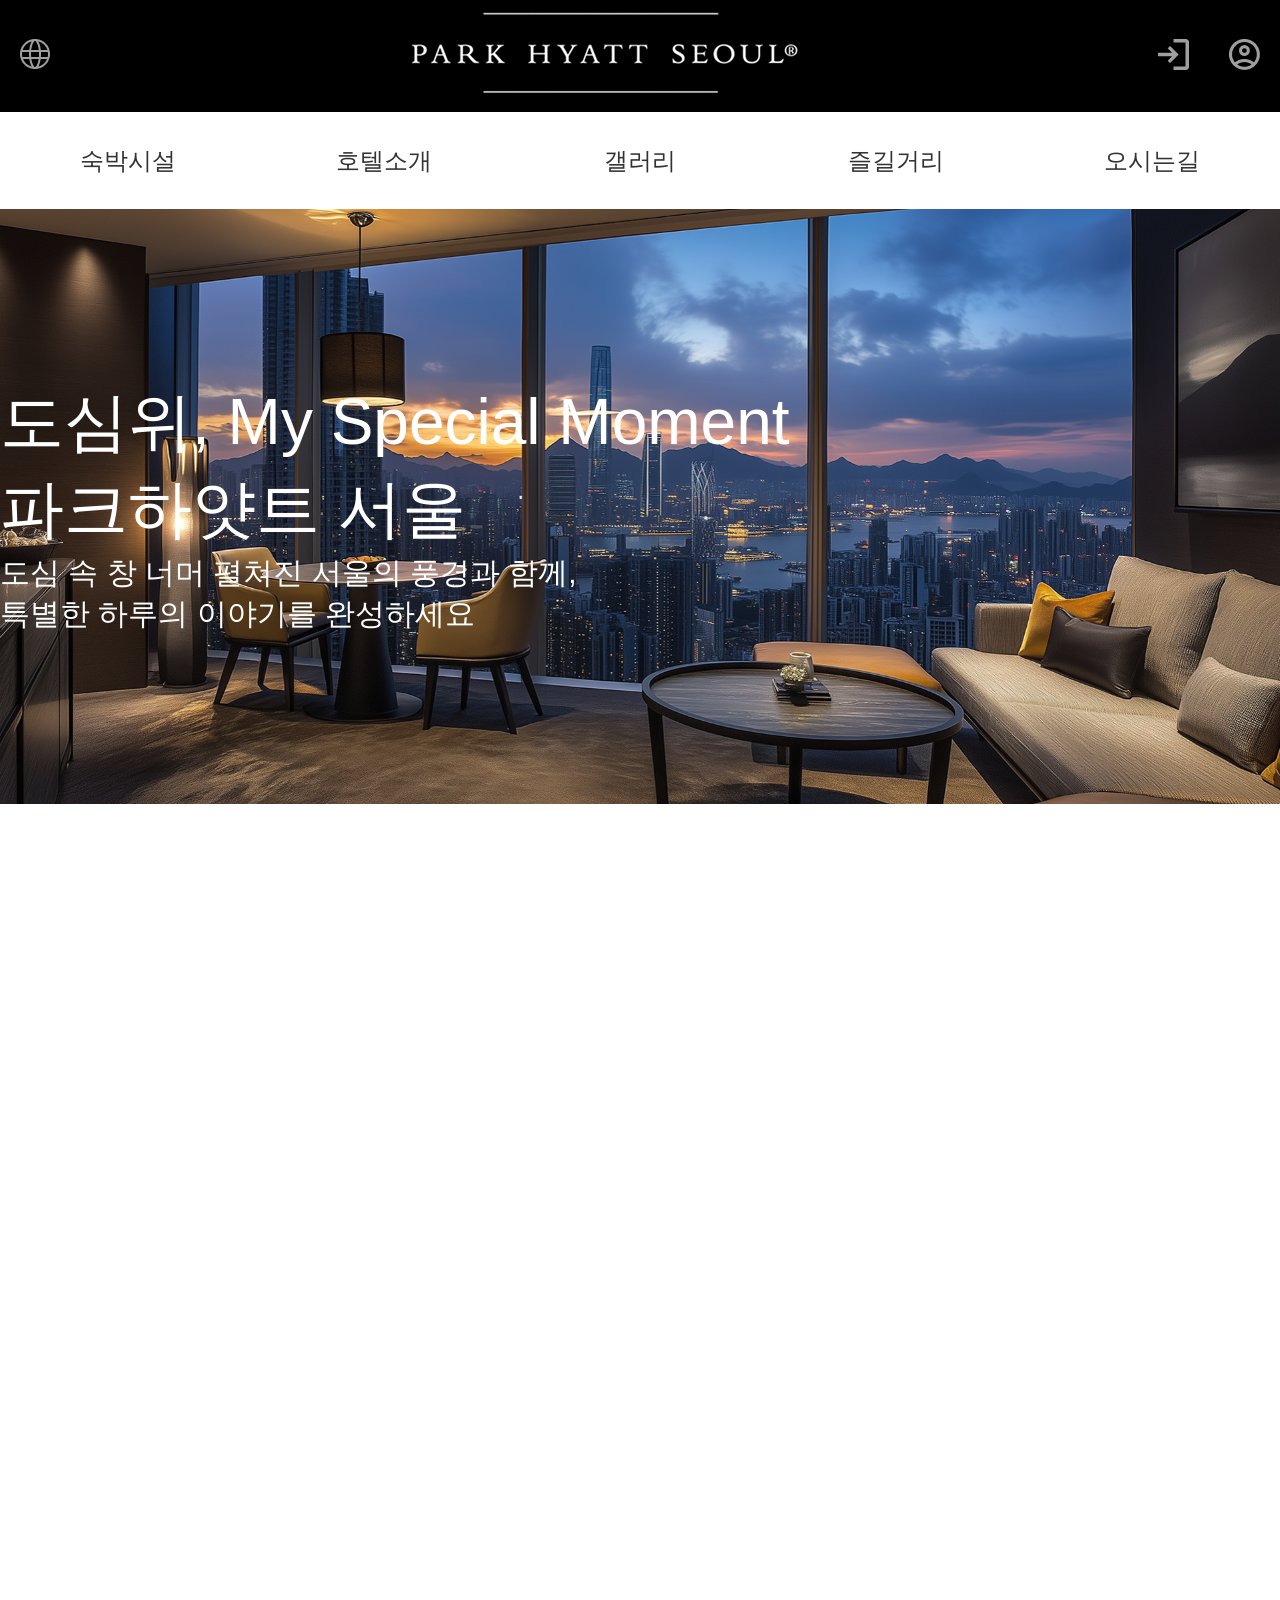
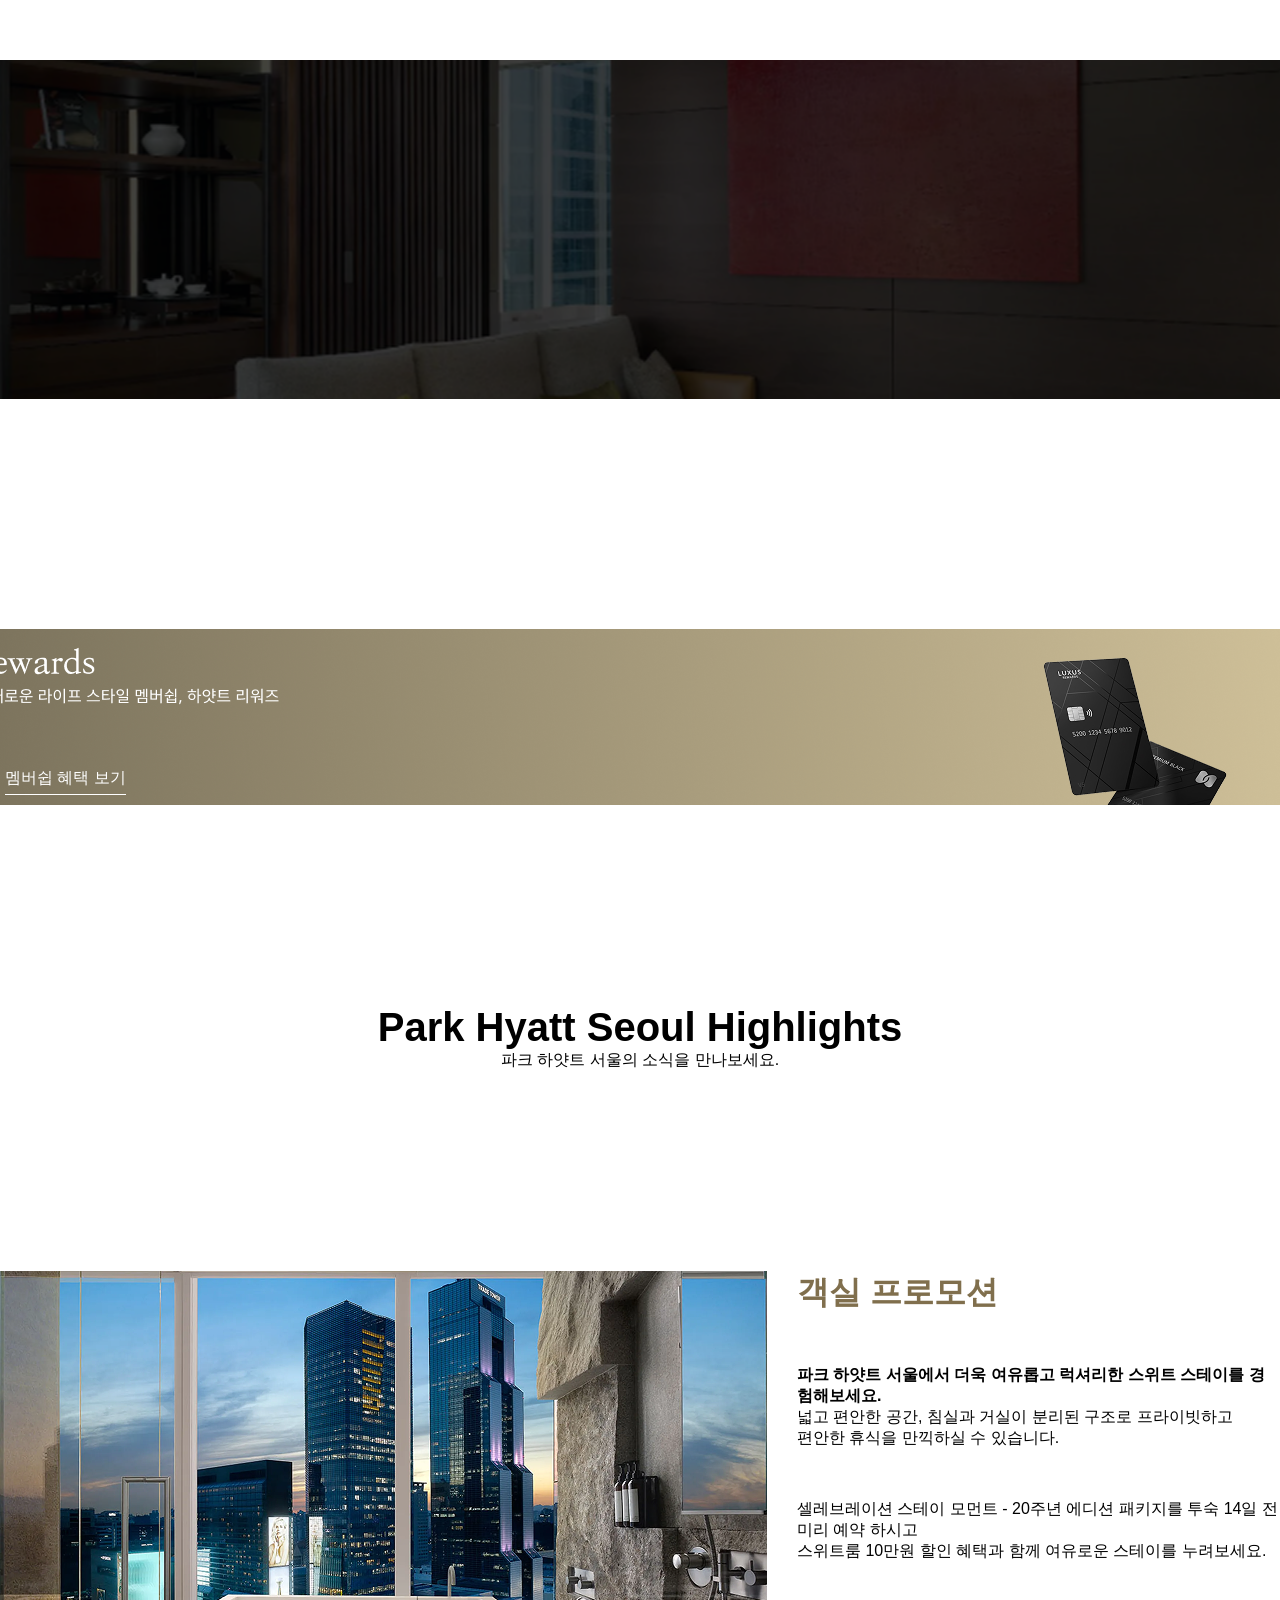
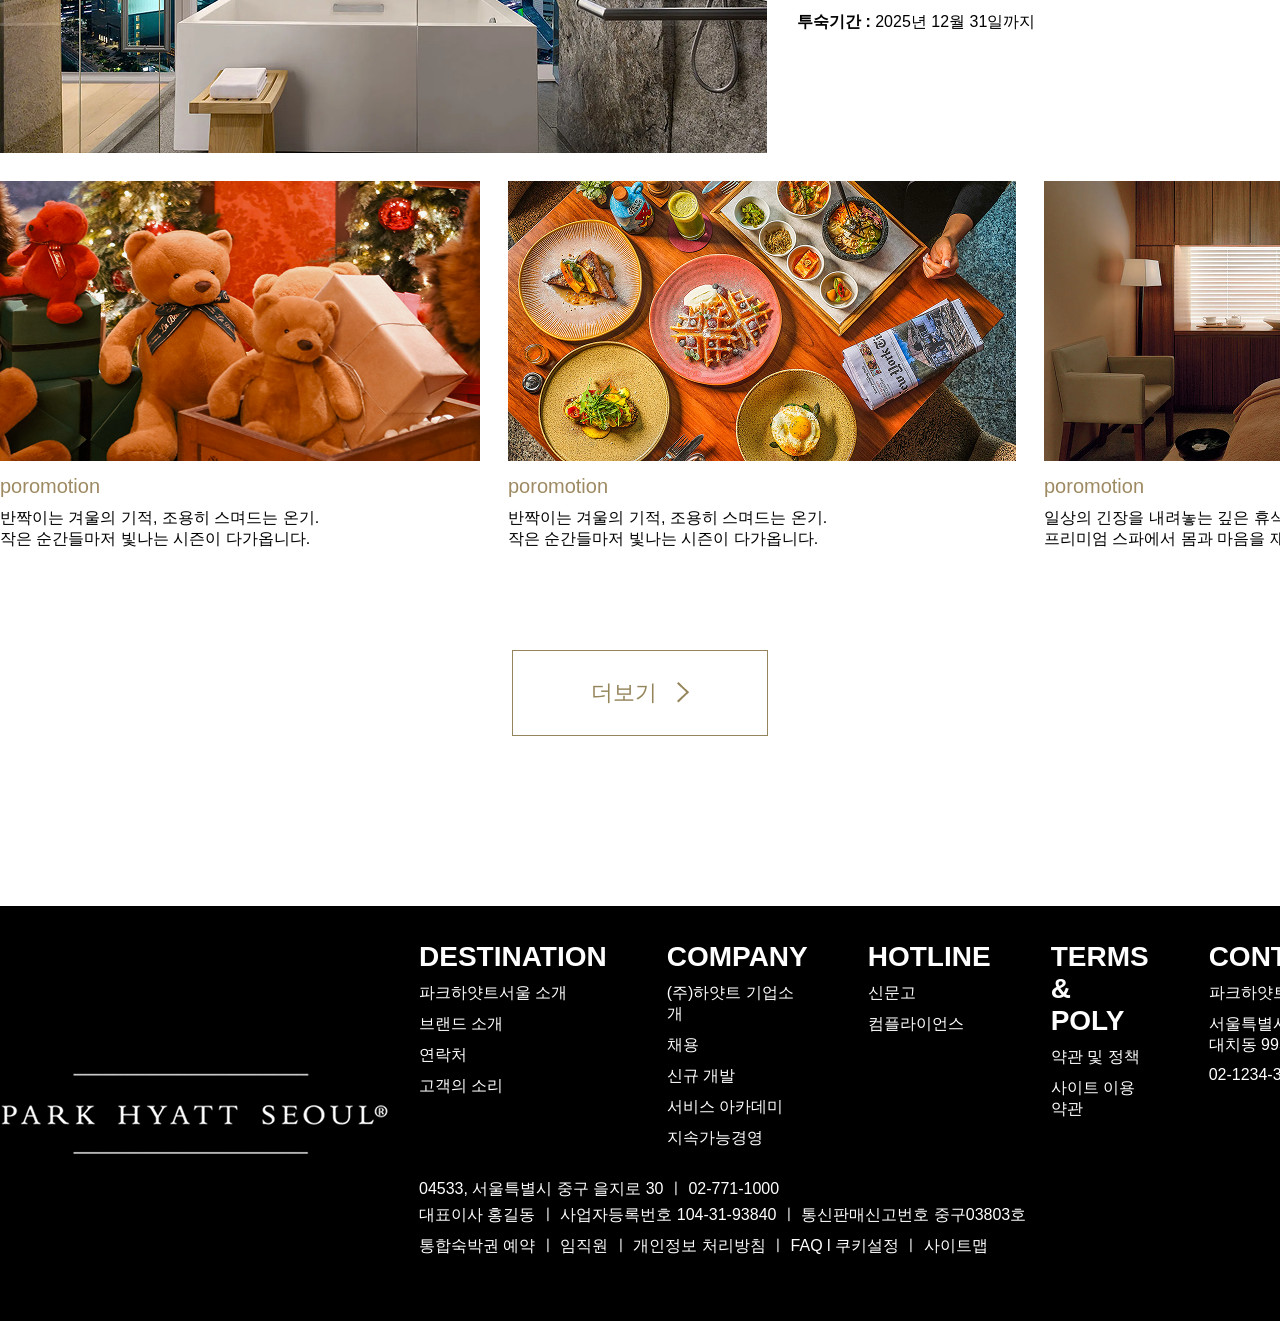
<file: index.html>
<!DOCTYPE html>
<html lang="en">
<head>
    <meta charset="UTF-8">
    <meta name="viewport" content="width=device-width, initial-scale=1.0">
    <title>hyatt</title>
    <link rel="stylesheet" href="css/style.css">
    <link href="https://unpkg.com/aos@2.3.1/dist/aos.css" rel="stylesheet">
</head>
<body>
  
        <header>
           
                <div class="header">
                    <div class="icon"><a href="#"><img src="images/icon1.png" alt=""></a></div>
                    <h1 class="logo"><a href="#"><img src="images/logow.png" alt=""></a></h1>

                    <div class="m_menu_btn">
                        <span></span>
                        <span></span>
                        <span></span>
                    </div>
                    

                    <ul class="login">
                        <li><a href="login.html"><img src="images/icon2.png" alt=""></a></li>
                        <li><a href="#"><img src="images/icon3.png" alt=""></a></li>
                    </ul>
                </div>
            
            <nav>
                <div class="close_btn"></div>
                <div class="container">
                    <ul class="menu">
                        <li>
                            <a href="sub.html">숙박시설</a>
                            <ul class="lnb">
                                <li class="photo">
                                    <a href="#"><img src="images/lnblogo.png " alt=""></a>
                                </li>
                                <li>
                                    <ul class="lnbmenu">
                                        <li>
                                            <a href="#">2차메뉴1</a>
                                        </li>
                                        <li>
                                            <a href="#">2차메뉴1</a>
                                        </li>
                                        <li>
                                            <a href="#">2차메뉴1</a>
                                        </li>
                                        <li>
                                            <a href="#">2차메뉴1</a>
                                        </li>
                                        <li>
                                            <a href="#">2차메뉴1</a>
                                        </li>
                                        <li>
                                            <a href="#">2차메뉴1</a>
                                        </li>
                                    </ul>
                                </li>
                            </ul>
                        </li>
                        <li>
                            <a href="introduce.html">호텔소개</a>
                            <ul class="lnb">
                                <li class="photo">
                                    <a href="#"><img src="images/lnblogo.png " alt=""></a>
                                </li>
                                <li>
                                    <ul class="lnbmenu">
                                        <li>
                                            <a href="#">2차메뉴1</a>
                                        </li>
                                        <li>
                                            <a href="#">2차메뉴1</a>
                                        </li>
                                        <li>
                                            <a href="#">2차메뉴1</a>
                                        </li>
                                        <li>
                                            <a href="#">2차메뉴1</a>
                                        </li>
                                        <li>
                                            <a href="#">2차메뉴1</a>
                                        </li>
                                        <li>
                                            <a href="#">2차메뉴1</a>
                                        </li>
                                    </ul>
                                </li>
                            </ul>
                        </li>
                        <li>
                            <a href="#">갤러리</a>
                            <ul class="lnb">
                                <li class="photo">
                                    <a href="#"><img src="images/lnblogo.png " alt=""></a>
                                </li>
                                <li>
                                    <ul class="lnbmenu">
                                        <li>
                                            <a href="#">2차메뉴1</a>
                                        </li>
                                        <li>
                                            <a href="#">2차메뉴1</a>
                                        </li>
                                        <li>
                                            <a href="#">2차메뉴1</a>
                                        </li>
                                        <li>
                                            <a href="#">2차메뉴1</a>
                                        </li>
                                        <li>
                                            <a href="#">2차메뉴1</a>
                                        </li>
                                        <li>
                                            <a href="#">2차메뉴1</a>
                                        </li>
                                    </ul>
                                </li>
                            </ul>
                        </li>
                        <li>
                            <a href="#">즐길거리</a>
                            <ul class="lnb">
                                <li class="photo">
                                    <a href="#"><img src="images/lnblogo.png " alt=""></a>
                                </li>
                                <li>
                                    <ul class="lnbmenu">
                                        <li>
                                            <a href="#">2차메뉴1</a>
                                        </li>
                                        <li>
                                            <a href="#">2차메뉴1</a>
                                        </li>
                                        <li>
                                            <a href="#">2차메뉴1</a>
                                        </li>
                                        <li>
                                            <a href="#">2차메뉴1</a>
                                        </li>
                                        <li>
                                            <a href="#">2차메뉴1</a>
                                        </li>
                                        <li>
                                            <a href="#">2차메뉴1</a>
                                        </li>
                                    </ul>
                                </li>
                            </ul>
                        </li>
                        <li>
                            <a href="map.html">오시는길</a>
                            <ul class="lnb">
                                <li class="photo">
                                    <a href="#"><img src="images/lnblogo.png " alt=""></a>
                                </li>
                                <li>
                                    <ul class="lnbmenu">
                                        <li>
                                            <a href="#">2차메뉴1</a>
                                        </li>
                                        <li>
                                            <a href="#">2차메뉴1</a>
                                        </li>
                                        <li>
                                            <a href="#">2차메뉴1</a>
                                        </li>
                                        <li>
                                            <a href="#">2차메뉴1</a>
                                        </li>
                                        <li>
                                            <a href="#">2차메뉴1</a>
                                        </li>
                                        <li>
                                            <a href="#">2차메뉴1</a>
                                        </li>
                                    </ul>
                                </li>
                            </ul>
                        </li>
                    </ul>
                </div>
                <div class="m_login_area">
                     <a href="login.html" class="m_login_btn">로그인</a>
                </div>
            </nav>
            
        </header>
  
    <div class="herowrap">
        <img src="images/hero1copy.png" alt="" class="hero">
       <div class="container">
            <div class="herotext">
                <p class="big">도심위, My Special Moment <br>파크하얏트 서울 </p>
                <p>도심 속 창 너머 펼쳐진 서울의 풍경과 함께,</p>
                <p>특별한 하루의 이야기를 완성하세요</p>
            </div>
       </div>
        
    </div>
    
    <section data-aos="fade-up" data-aos-duration="1000" class="section1">
        <div class="container">
            <div  class="textbox">
                <p class="big">파크하얏트서울은 강남에 위치한 최고급 럭셔리 호텔입니다.</p>
                <p class="small">파크 하얏트 서울에서 럭셔리한 호텔 투숙을 경험해 보십시오. <br>
                무역센터와 코엑스(COEX) 맞은편에 자리하고 있습니다. <br>
                최고 수준의 레스토랑에서 제공하는 다양한 다이닝 옵션부터 편안한 시간을 위한 스파 서비스까지,  <br>
                고객님의 안락한 휴식과 성공적인 비즈니스를 위해 기대를 뛰어넘는 최상의 프라이빗 서비스를 약속 드립니다. </p>
            </div>
            <div class="btnmore">
                <a href="#">객실 예약
                <img src="images/arrow.png" alt="">
                </a> 
            </div>
        </div>
    </section>

    <section class="section2"> 
        <div data-aos="fade-left" data-aos-duration="2000" class="container">
            <ul class="content">
                <li><a href="#"><img src="images/sec2-1.png" alt=""></a>
                    <p>디플로매틱 스위트</p>
                </li>

                <li><a href="#"></a><img src="images/sec2-2.png" alt="">
                    <p>도심전망 디럭스</p>
                </li>

                <li><a href="#"></a><img src="images/sec2-3.png" alt="">
                    <p>사우나 및 수영장</p>
                </li>
                
            </ul>
        </div>
    </section>
    <div class="banner">
        <div class="container">
            <a href="#" class="btnmore">멤버쉽 혜택 보기</a>
        </div>
    </div>
        
    <div class="container">
       <div class="textbox2">
            <strong>Park Hyatt Seoul Highlights</strong>
            <p>파크 하얏트 서울의 소식을 만나보세요. </p>
       </div>
    </div>

    <section class="section3">
        <div class="container">
            <ul class="content1">
                <li class="photo"><img src="images/sec3-1.png" alt=""></li>
                <li class="textbox1">
                    <ul>
                        <strong>객실 프로모션</strong>
                        <p><b>파크 하얏트 서울에서 더욱 여유롭고 럭셔리한 스위트 스테이를 경험해보세요. </b> <br>
                            넓고 편안한 공간, 침실과 거실이 분리된 구조로 프라이빗하고 <br>
                            편안한 휴식을 만끽하실 수 있습니다.
                        </p>
                        <p>셀레브레이션 스테이 모먼트 - 20주년 에디션 패키지를 투숙 14일 전 미리 예약 하시고 <br>스위트룸 10만원 할인 혜택과 함께 여유로운 스테이를 누려보세요.  </p>
                        <p><b>투숙기간 : </b>2025년 12월 31일까지  </p>
                    </ul>
                </li>
            </ul>

            <ul class="content2">
                <li>
                    <img src="images/sec3-2.png" alt="">
                    <div class="textbox1">
                    <span>poromotion</span>
                    <p>반짝이는 겨울의 기적, 조용히 스며드는 온기. <br>작은 순간들마저 빛나는 시즌이 다가옵니다.</p>
                    </div>
                </li>

                <li>
                    <img src="images/sec3-3.png" alt="">
                    <div class="textbox1">
                        <span>poromotion</span>
                        <p>반짝이는 겨울의 기적, 조용히 스며드는 온기. <br>작은 순간들마저 빛나는 시즌이 다가옵니다.</p>
                    </div>
                </li>

                <li>
                    <img src="images/sec3-4.png" alt="">
                    <div class="textbox1">
                        <span>poromotion</span>
                        <p>일상의 긴장을 내려놓는 깊은 휴식의 순간. <br>프리미엄 스파에서 몸과 마음을 재충전하세요</p>
                    </div>
                </li>
            </ul>
        </div>
    </section>
    <div class="btnmore section3">
                <a href="#">더보기
                <img src="images/arrow.png" alt="">
                </a> 
    </div>

    <footer>
        <div class="container">
            <h1><img src="images/logow.png" alt=""></h1>
            <div class="footertext">
                <ul class="top">
                    <li>
                        <strong>DESTINATION</strong>
                        <p>파크하얏트서울 소개 </p>
                        <p>브랜드 소개 </p>
                        <p>연락처</p>
                        <p>고객의 소리</p>
                    </li>
                      <li>
                        <strong>COMPANY</strong>
                        <p>(주)하얏트 기업소개 </p>
                        <p>채용</p>
                        <p>신규 개발</p>
                        <p>서비스 아카데미</p>
                        <p>지속가능경영</p>
                    </li>
                      <li>
                        <strong>HOTLINE</strong>
                        <p>신문고</p>
                        <p>컴플라이언스</p>
                    </li>
                      <li>
                        <strong>TERMS & POLY</strong>
                        <p>약관 및 정책</p>
                        <p>사이트 이용약관</p>
                    </li>
                      <li>
                        <strong>CONTACT</strong>
                        <p>파크하얏트 서울</p>
                        <p>서울특별시 강남구 대치동 995-14</p>
                        <p>02-1234-3214</p>
                    </li>
                </ul>
                <div class="bottom">
                    <p>04533, 서울특별시 중구 을지로 30 ㅣ 02-771-1000 </p>
                    <p>대표이사 홍길동 ㅣ 사업자등록번호 104-31-93840 ㅣ 통신판매신고번호 중구03803호 <p>
                    <p>통합숙박권 예약 ㅣ 임직원 ㅣ 개인정보 처리방침 ㅣ FAQ l  쿠키설정 ㅣ 사이트맵 </p>
                </div>
            </div>
        </div>
    </footer>
    <div class="m_dim"></div>
</body>

    
    <script src="https://unpkg.com/aos@2.3.1/dist/aos.js"></script>
    <script>
    AOS.init();
    </script>

    

    <script src="script/action.js"></script>
<script>
  document.addEventListener('DOMContentLoaded', function() {
    const menuBtn = document.querySelector('.m_menu_btn'); // 햄버거 버튼
    const closeBtn = document.querySelector('.close_btn'); // X 버튼
    const nav = document.querySelector('nav');

    // 햄버거 버튼 누르면 열기/닫기 (Toggle)
    menuBtn.addEventListener('click', function() {
      nav.classList.add('active');
    });

    // X 버튼 누르면 무조건 닫기
    closeBtn.addEventListener('click', function() {
      nav.classList.remove('active');
    });
  });
</script>

<script>
  document.addEventListener('DOMContentLoaded', function() {
    const menuBtn = document.querySelector('.m_menu_btn');
    const closeBtn = document.querySelector('.close_btn');
    const nav = document.querySelector('nav');
    const dim = document.querySelector('.m_dim'); // 1. 딤 레이어 선택

    // 메뉴 열기
    menuBtn.addEventListener('click', function() {
      nav.classList.add('active');
      dim.classList.add('active'); // 2. 배경 어둡게 켜기
      document.body.style.overflow = 'hidden'; // 3. 뒷배경 스크롤 방지
    });

    // X 버튼으로 닫기
    closeBtn.addEventListener('click', function() {
      nav.classList.remove('active');
      dim.classList.remove('active'); // 4. 배경 어둡게 끄기
      document.body.style.overflow = 'auto'; // 5. 스크롤 복구
    });

    // 추가 팁: 어두운 배경만 눌러도 메뉴가 닫히게 하면 훨씬 편합니다!
    dim.addEventListener('click', function() {
      nav.classList.remove('active');
      dim.classList.remove('active');
      document.body.style.overflow = 'auto';
    });
  });
</script>

</html>
</file>
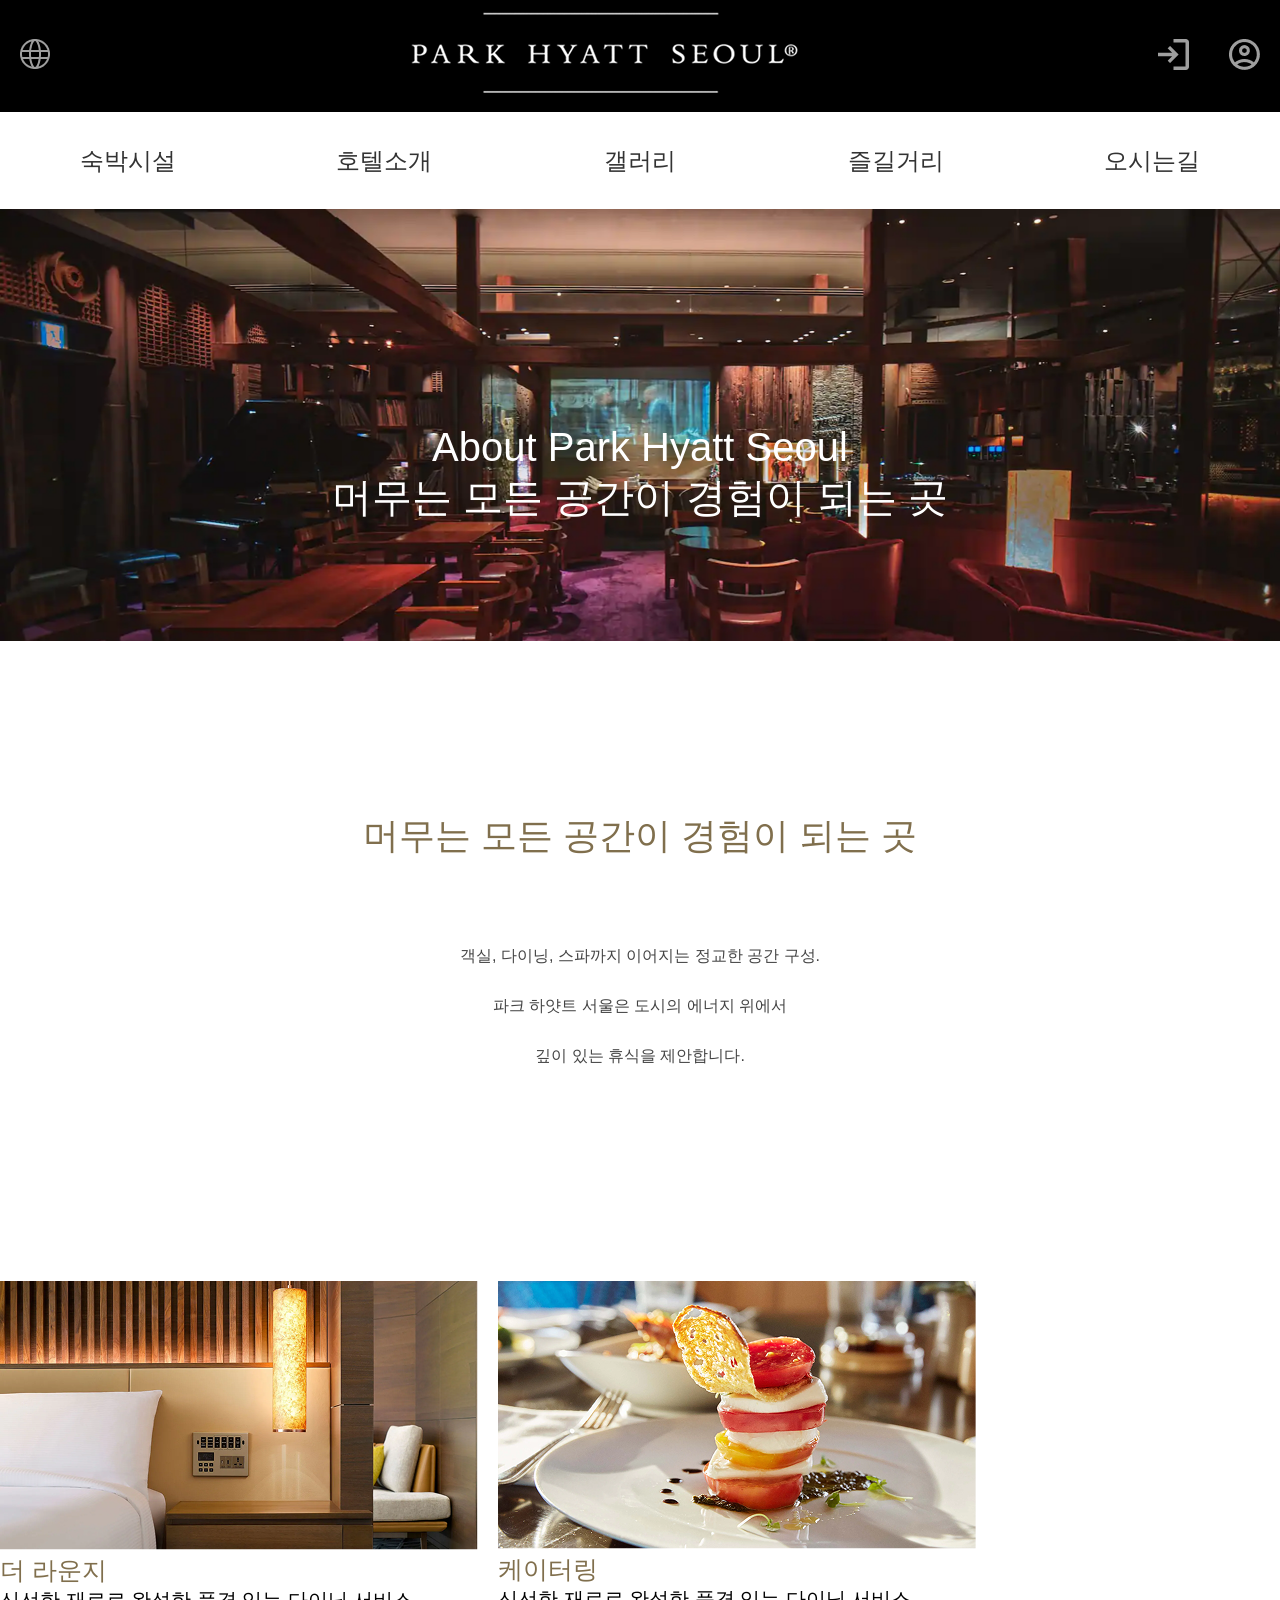
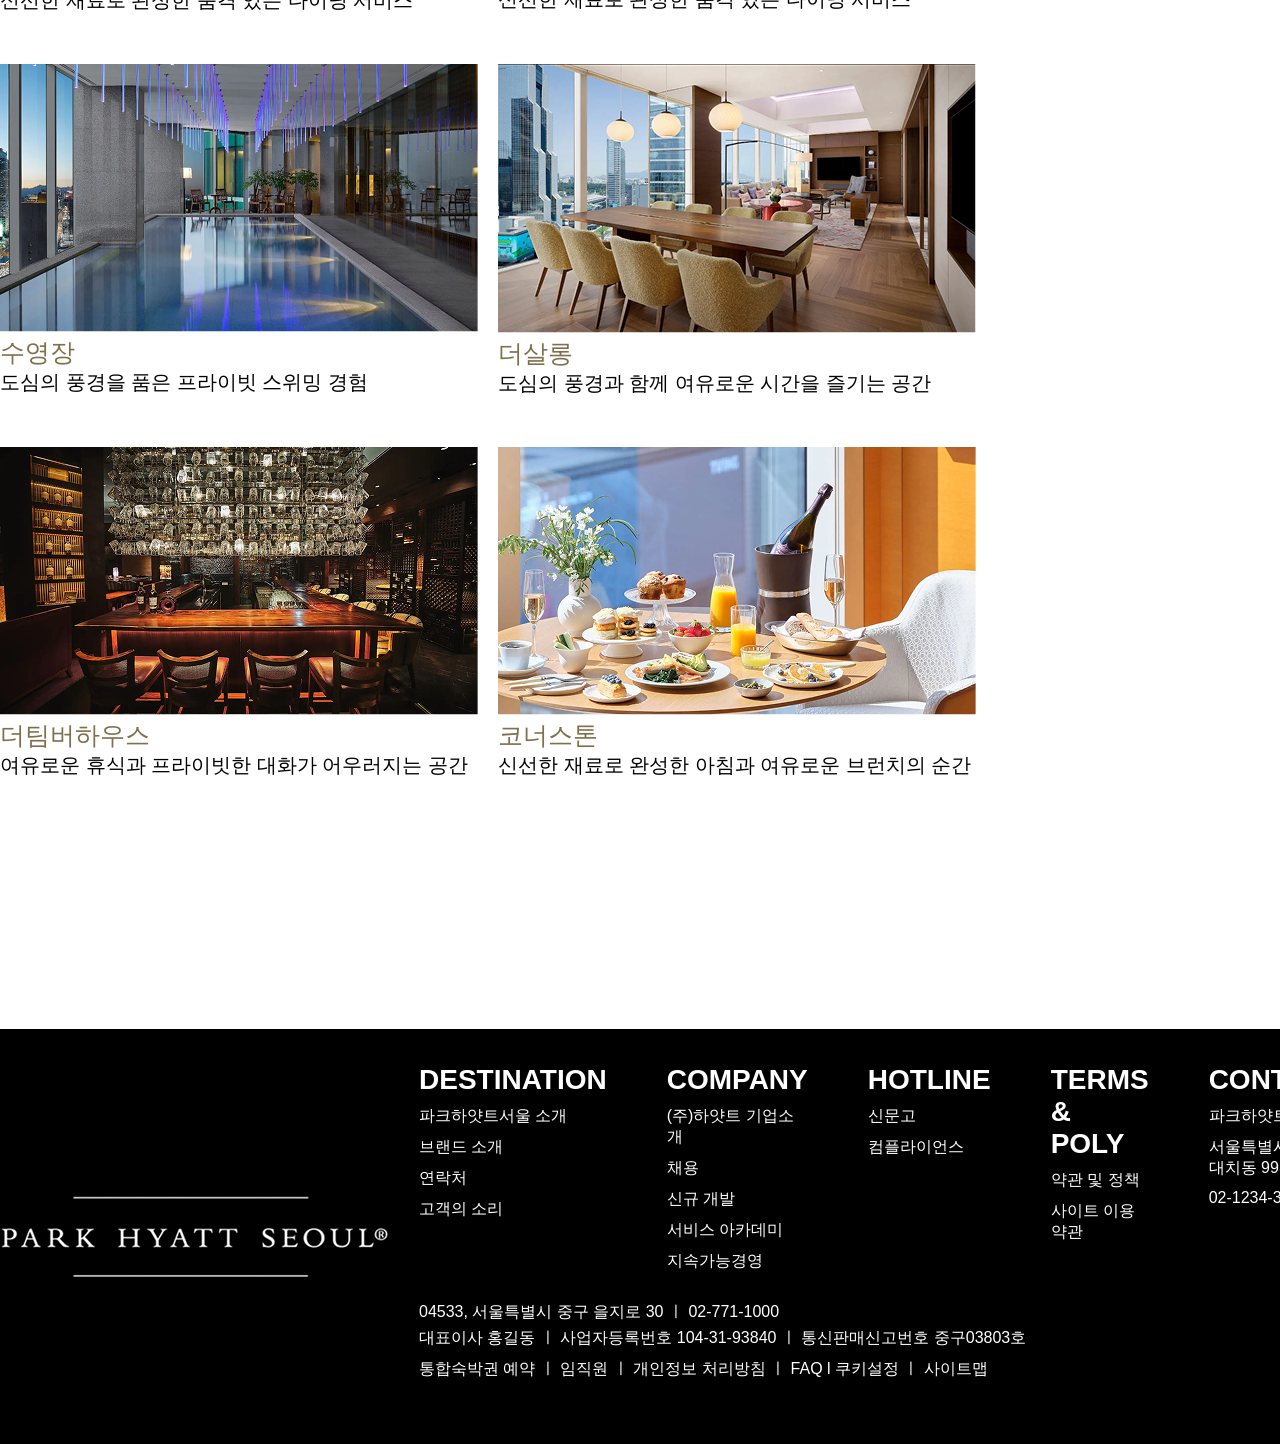
<file: introduce.html>
<!DOCTYPE html>
<html lang="en">
<head>
    <meta charset="UTF-8">
    <meta name="viewport" content="width=device-width, initial-scale=1.0">
    <title>호텔소개</title>
    <link rel="stylesheet" href="css/style.css">
</head>
<body>
     <header>
           
                <div class="header">
                    <div class="icon"><a href="#"><img src="images/icon1.png" alt=""></a></div>
                    <h1 class="logo"><a href="index.html"><img src="images/logow.png" alt=""></a></h1>
                    <div class="m_menu_btn">
                        <span></span>
                        <span></span>
                        <span></span>
                    </div>
                    <ul class="login">
                        <li><a href="login.html"><img src="images/icon2.png" alt=""></a></li>
                        <li><a href="login.html"><img src="images/icon3.png" alt=""></a></li>
                    </ul>
                </div>
            
            <nav>
                <div class="close_btn"></div>
                <div class="container">
                    <ul class="menu">
                        <li>
                            <a href="sub.html">숙박시설</a>
                            <ul class="lnb">
                                <li class="photo">
                                    <a href="#"><img src="images/lnblogo.png " alt=""></a>
                                </li>
                                <li>
                                    <ul class="lnbmenu">
                                        <li>
                                            <a href="#">2차메뉴1</a>
                                        </li>
                                        <li>
                                            <a href="#">2차메뉴1</a>
                                        </li>
                                        <li>
                                            <a href="#">2차메뉴1</a>
                                        </li>
                                        <li>
                                            <a href="#">2차메뉴1</a>
                                        </li>
                                        <li>
                                            <a href="#">2차메뉴1</a>
                                        </li>
                                        <li>
                                            <a href="#">2차메뉴1</a>
                                        </li>
                                    </ul>
                                </li>
                            </ul>
                        </li>
                        <li>
                            <a href="#">호텔소개</a>
                            <ul class="lnb">
                                <li class="photo">
                                    <a href="#"><img src="images/lnblogo.png " alt=""></a>
                                </li>
                                <li>
                                    <ul class="lnbmenu">
                                        <li>
                                            <a href="#">2차메뉴1</a>
                                        </li>
                                        <li>
                                            <a href="#">2차메뉴1</a>
                                        </li>
                                        <li>
                                            <a href="#">2차메뉴1</a>
                                        </li>
                                        <li>
                                            <a href="#">2차메뉴1</a>
                                        </li>
                                        <li>
                                            <a href="#">2차메뉴1</a>
                                        </li>
                                        <li>
                                            <a href="#">2차메뉴1</a>
                                        </li>
                                    </ul>
                                </li>
                            </ul>
                        </li>
                        <li>
                            <a href="#">갤러리</a>
                            <ul class="lnb">
                                <li class="photo">
                                    <a href="#"><img src="images/lnblogo.png " alt=""></a>
                                </li>
                                <li>
                                    <ul class="lnbmenu">
                                        <li>
                                            <a href="#">2차메뉴1</a>
                                        </li>
                                        <li>
                                            <a href="#">2차메뉴1</a>
                                        </li>
                                        <li>
                                            <a href="#">2차메뉴1</a>
                                        </li>
                                        <li>
                                            <a href="#">2차메뉴1</a>
                                        </li>
                                        <li>
                                            <a href="#">2차메뉴1</a>
                                        </li>
                                        <li>
                                            <a href="#">2차메뉴1</a>
                                        </li>
                                    </ul>
                                </li>
                            </ul>
                        </li>
                        <li>
                            <a href="#">즐길거리</a>
                            <ul class="lnb">
                                <li class="photo">
                                    <a href="#"><img src="images/lnblogo.png " alt=""></a>
                                </li>
                                <li>
                                    <ul class="lnbmenu">
                                        <li>
                                            <a href="#">2차메뉴1</a>
                                        </li>
                                        <li>
                                            <a href="#">2차메뉴1</a>
                                        </li>
                                        <li>
                                            <a href="#">2차메뉴1</a>
                                        </li>
                                        <li>
                                            <a href="#">2차메뉴1</a>
                                        </li>
                                        <li>
                                            <a href="#">2차메뉴1</a>
                                        </li>
                                        <li>
                                            <a href="#">2차메뉴1</a>
                                        </li>
                                    </ul>
                                </li>
                            </ul>
                        </li>
                        <li>
                            <a href="map.html">오시는길</a>
                            <ul class="lnb">
                                <li class="photo">
                                    <a href="#"><img src="images/lnblogo.png " alt=""></a>
                                </li>
                                <li>
                                    <ul class="lnbmenu">
                                        <li>
                                            <a href="#">2차메뉴1</a>
                                        </li>
                                        <li>
                                            <a href="#">2차메뉴1</a>
                                        </li>
                                        <li>
                                            <a href="#">2차메뉴1</a>
                                        </li>
                                        <li>
                                            <a href="#">2차메뉴1</a>
                                        </li>
                                        <li>
                                            <a href="#">2차메뉴1</a>
                                        </li>
                                        <li>
                                            <a href="#">2차메뉴1</a>
                                        </li>
                                    </ul>
                                </li>
                            </ul>
                        </li>
                    </ul>
                </div>
                <div class="m_login_area">
                     <a href="login.html" class="m_login_btn">로그인</a>
                </div>
            </nav>
        </header>
    <div class="herowrap">
        <img src="images/introsub.png" alt="" class="hero">
       <div class="container">
            <div class="herotext_sub">
                <p class="big">About Park Hyatt Seoul</p>
                <p>머무는 모든 공간이 경험이 되는 곳</p>
            </div>
       </div>    
    </div>

    <section data-aos="fade-up" data-aos-duration="1000" class="section1">
        <div class="container">
            <div  class="textbox">
                <p class="big">머무는 모든 공간이 경험이 되는 곳</p>
                <p class="small">객실, 다이닝, 스파까지 이어지는 정교한 공간 구성.<br>
                 파크 하얏트 서울은 도시의 에너지 위에서<br>
                 깊이 있는 휴식을 제안합니다.<br>
                </p>
            </div>
        </div>
    </section>    

    <section class="introduce">
        <ul class="container">
            <li>
                <img src="images/image 495.png" alt="">
                <p class="big">더 라운지</p>
                <p class="small">신선한 재료로 완성한 품격 있는 다이닝 서비스 </p>
            </li>
            <li>
                <img src="images/image 498.png" alt="">
                <p class="big">케이터링</p>
                <p class="small">신선한 재료로 완성한 품격 있는 다이닝 서비스 </p>
            </li>
            <li>
                <img src="images/image 496.png" alt="">
                <p class="big">수영장</p>
                <p class="small">도심의 풍경을 품은 프라이빗 스위밍 경험 </p>
            </li>
            <li>
                <img src="images/image 499.png" alt="">
                <p class="big">더살롱</p>
                <p class="small">도심의 풍경과 함께 여유로운 시간을 즐기는 공간 </p>
            </li>
            <li>
                <img src="images/image 501.png" alt="">
                <p class="big">더팀버하우스</p>
                <p class="small">여유로운 휴식과 프라이빗한 대화가 어우러지는 공간  </p>
            </li>
            <li>
                <img src="images/image 500.png" alt="">
                <p class="big">코너스톤</p>
                <p class="small">신선한 재료로 완성한 아침과 여유로운 브런치의 순간</p>
            </li>
            
        </ul>
    </section>


     <footer>
        <div class="container">
            <h1><img src="images/logow.png" alt=""></h1>
            <div class="footertext">
                <ul class="top">
                    <li>
                        <strong>DESTINATION</strong>
                        <p>파크하얏트서울 소개 </p>
                        <p>브랜드 소개 </p>
                        <p>연락처</p>
                        <p>고객의 소리</p>
                    </li>
                      <li>
                        <strong>COMPANY</strong>
                        <p>(주)하얏트 기업소개 </p>
                        <p>채용</p>
                        <p>신규 개발</p>
                        <p>서비스 아카데미</p>
                        <p>지속가능경영</p>
                    </li>
                      <li>
                        <strong>HOTLINE</strong>
                        <p>신문고</p>
                        <p>컴플라이언스</p>
                    </li>
                      <li>
                        <strong>TERMS & POLY</strong>
                        <p>약관 및 정책</p>
                        <p>사이트 이용약관</p>
                    </li>
                      <li>
                        <strong>CONTACT</strong>
                        <p>파크하얏트 서울</p>
                        <p>서울특별시 강남구 대치동 995-14</p>
                        <p>02-1234-3214</p>
                    </li>
                </ul>
                <div class="bottom">
                    <p>04533, 서울특별시 중구 을지로 30 ㅣ 02-771-1000 </p>
                    <p>대표이사 홍길동 ㅣ 사업자등록번호 104-31-93840 ㅣ 통신판매신고번호 중구03803호 <p>
                    <p>통합숙박권 예약 ㅣ 임직원 ㅣ 개인정보 처리방침 ㅣ FAQ l  쿠키설정 ㅣ 사이트맵 </p>
                </div>
            </div>
        </div>
    </footer>
    <div class="m_dim"></div>
    
</body>
<script>
  document.addEventListener('DOMContentLoaded', function() {
    const menuBtn = document.querySelector('.m_menu_btn'); // 햄버거 버튼
    const closeBtn = document.querySelector('.close_btn'); // X 버튼
    const nav = document.querySelector('nav');

    // 햄버거 버튼 누르면 열기/닫기 (Toggle)
    menuBtn.addEventListener('click', function() {
      nav.classList.add('active');
    });

    // X 버튼 누르면 무조건 닫기
    closeBtn.addEventListener('click', function() {
      nav.classList.remove('active');
    });
  });
</script>
<script>
  document.addEventListener('DOMContentLoaded', function() {
    const menuBtn = document.querySelector('.m_menu_btn');
    const closeBtn = document.querySelector('.close_btn');
    const nav = document.querySelector('nav');
    const dim = document.querySelector('.m_dim'); // 딤(배경) 선택자 추가

    // 메뉴 열기
    menuBtn.addEventListener('click', function() {
      nav.classList.add('active');
      if(dim) dim.classList.add('active'); // 배경 어둡게 하기
      document.body.style.overflow = 'hidden'; // 스크롤 방지
    });

    // 메뉴 닫기
    closeBtn.addEventListener('click', function() {
      nav.classList.remove('active');
      if(dim) dim.classList.remove('active'); // 배경 원래대로
      document.body.style.overflow = 'auto'; // 스크롤 복구
    });
  });
</script>

</html>
</file>
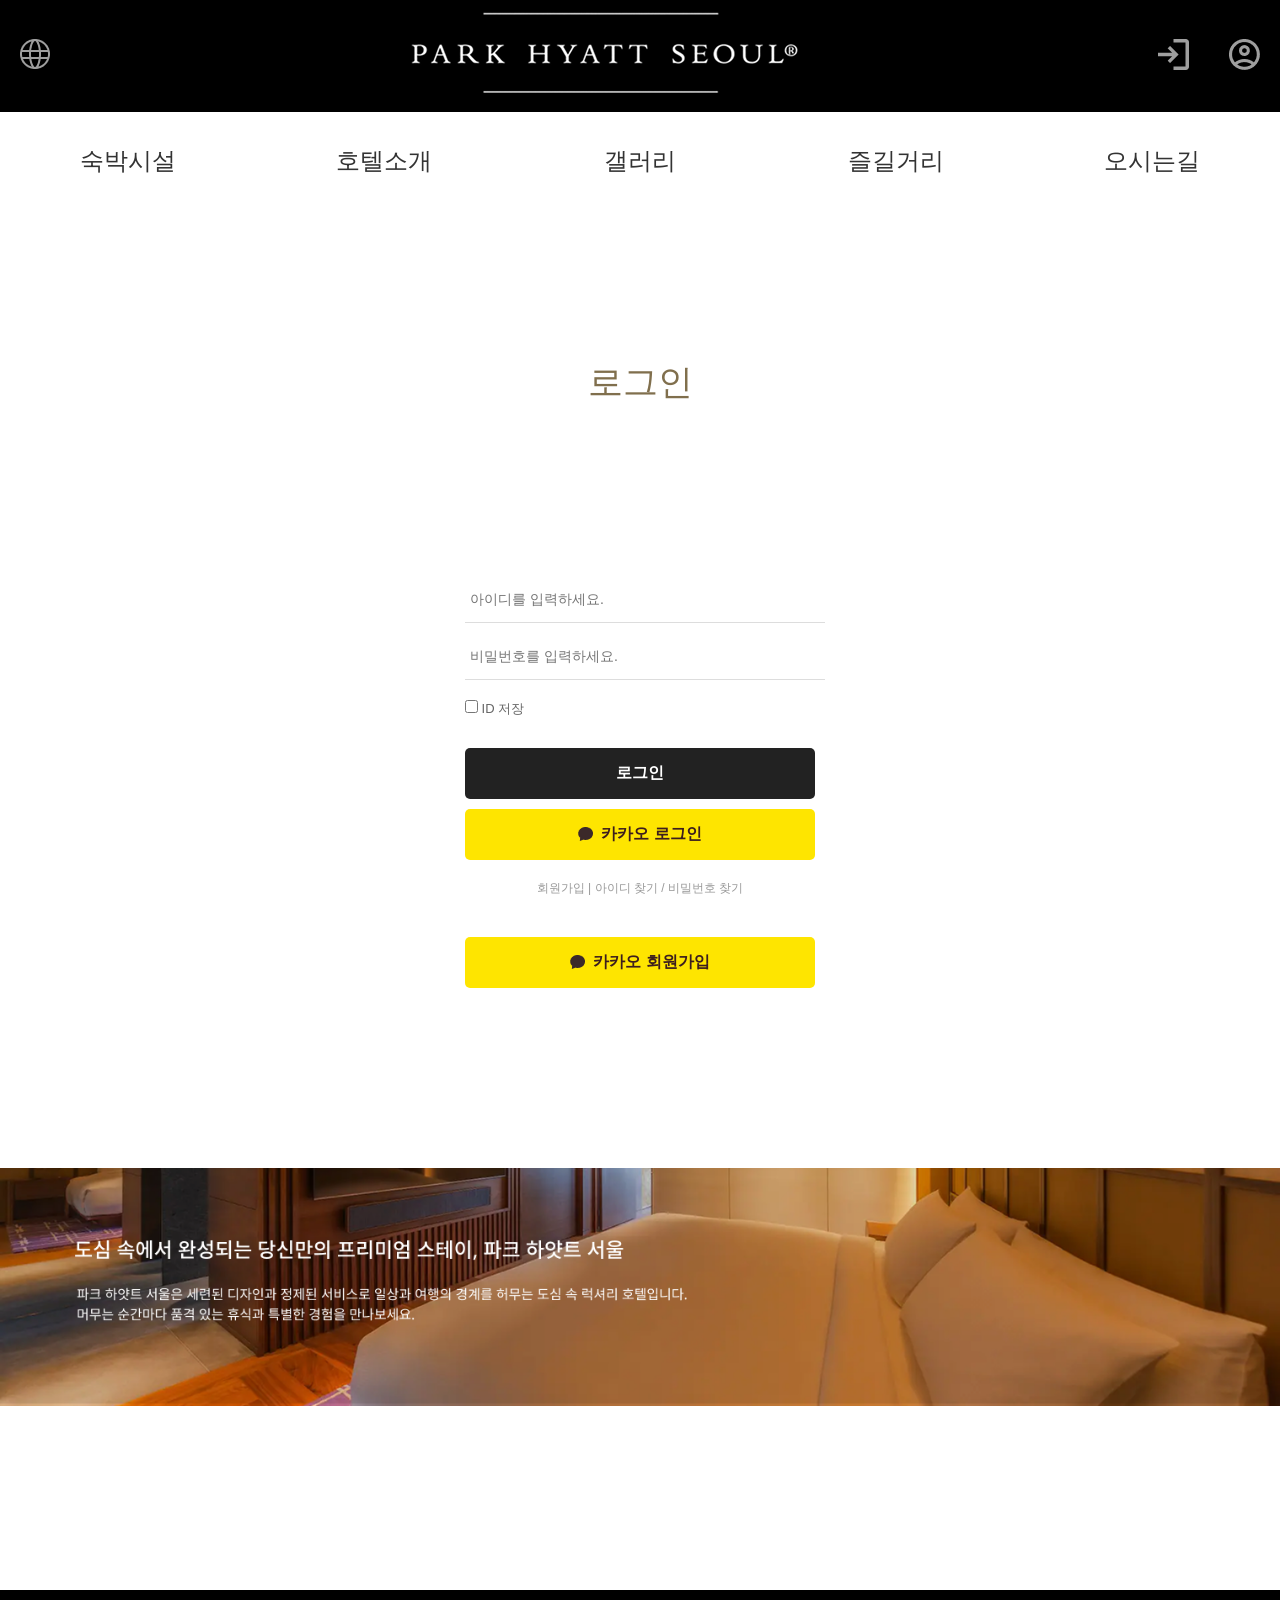
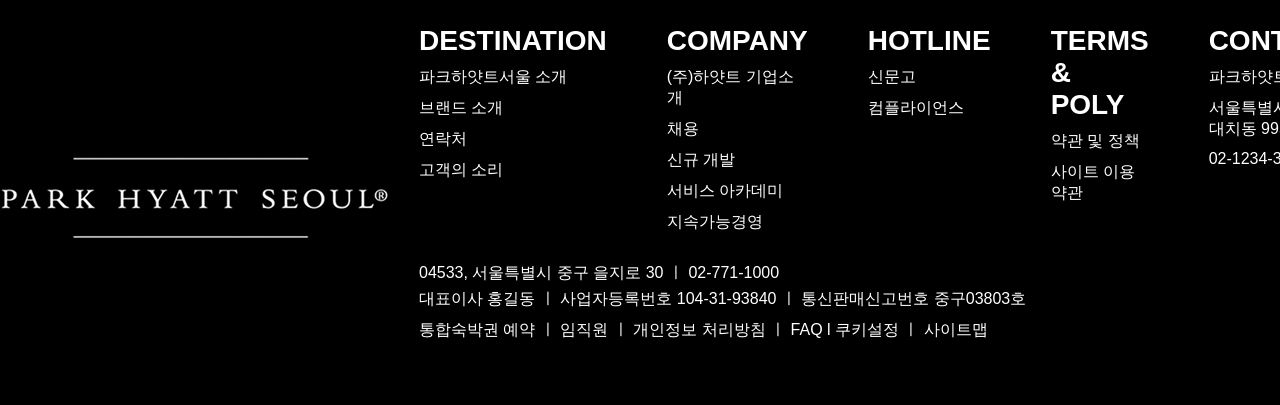
<file: login.html>
<!DOCTYPE html>
<html lang="en">
<head>
    <meta charset="UTF-8">
    <meta name="viewport" content="width=device-width, initial-scale=1.0">
    <title>login</title>
    <link rel="stylesheet" href="css/style.css">
</head>
<body class="login">
    <header>
           
                <div class="header">
                    <div class="icon"><a href="#"><img src="images/icon1.png" alt=""></a></div>
                    <h1 class="logo"><a href="index.html"><img src="images/logow.png" alt=""></a></h1>
                    <div class="m_menu_btn">
                        <span></span>
                        <span></span>
                        <span></span>
                    </div>
                    <ul class="login">
                        <li><a href="#"><img src="images/icon2.png" alt=""></a></li>
                        <li><a href="#"><img src="images/icon3.png" alt=""></a></li>
                        
                    </ul>
                </div>
            
            <nav>
                <div class="close_btn"></div>
                <div class="container">
                    <ul class="menu">
                        <li>
                            <a href="sub.html">숙박시설</a>
                            <ul class="lnb">
                                <li class="photo">
                                    <a href="#"><img src="images/lnblogo.png " alt=""></a>
                                </li>
                                <li>
                                    <ul class="lnbmenu">
                                        <li>
                                            <a href="#">2차메뉴1</a>
                                        </li>
                                        <li>
                                            <a href="#">2차메뉴1</a>
                                        </li>
                                        <li>
                                            <a href="#">2차메뉴1</a>
                                        </li>
                                        <li>
                                            <a href="#">2차메뉴1</a>
                                        </li>
                                        <li>
                                            <a href="#">2차메뉴1</a>
                                        </li>
                                        <li>
                                            <a href="#">2차메뉴1</a>
                                        </li>
                                    </ul>
                                </li>
                            </ul>
                        </li>
                        <li>
                            <a href="introduce.html">호텔소개</a>
                            <ul class="lnb">
                                <li class="photo">
                                    <a href="#"><img src="images/lnblogo.png " alt=""></a>
                                </li>
                                <li>
                                    <ul class="lnbmenu">
                                        <li>
                                            <a href="#">2차메뉴1</a>
                                        </li>
                                        <li>
                                            <a href="#">2차메뉴1</a>
                                        </li>
                                        <li>
                                            <a href="#">2차메뉴1</a>
                                        </li>
                                        <li>
                                            <a href="#">2차메뉴1</a>
                                        </li>
                                        <li>
                                            <a href="#">2차메뉴1</a>
                                        </li>
                                        <li>
                                            <a href="#">2차메뉴1</a>
                                        </li>
                                    </ul>
                                </li>
                            </ul>
                        </li>
                        <li>
                            <a href="#">갤러리</a>
                            <ul class="lnb">
                                <li class="photo">
                                    <a href="#"><img src="images/lnblogo.png " alt=""></a>
                                </li>
                                <li>
                                    <ul class="lnbmenu">
                                        <li>
                                            <a href="#">2차메뉴1</a>
                                        </li>
                                        <li>
                                            <a href="#">2차메뉴1</a>
                                        </li>
                                        <li>
                                            <a href="#">2차메뉴1</a>
                                        </li>
                                        <li>
                                            <a href="#">2차메뉴1</a>
                                        </li>
                                        <li>
                                            <a href="#">2차메뉴1</a>
                                        </li>
                                        <li>
                                            <a href="#">2차메뉴1</a>
                                        </li>
                                    </ul>
                                </li>
                            </ul>
                        </li>
                        <li>
                            <a href="#">즐길거리</a>
                            <ul class="lnb">
                                <li class="photo">
                                    <a href="#"><img src="images/lnblogo.png " alt=""></a>
                                </li>
                                <li>
                                    <ul class="lnbmenu">
                                        <li>
                                            <a href="#">2차메뉴1</a>
                                        </li>
                                        <li>
                                            <a href="#">2차메뉴1</a>
                                        </li>
                                        <li>
                                            <a href="#">2차메뉴1</a>
                                        </li>
                                        <li>
                                            <a href="#">2차메뉴1</a>
                                        </li>
                                        <li>
                                            <a href="#">2차메뉴1</a>
                                        </li>
                                        <li>
                                            <a href="#">2차메뉴1</a>
                                        </li>
                                    </ul>
                                </li>
                            </ul>
                        </li>
                        <li>
                            <a href="map.html">오시는길</a>
                            <ul class="lnb">
                                <li class="photo">
                                    <a href="#"><img src="images/lnblogo.png " alt=""></a>
                                </li>
                                <li>
                                    <ul class="lnbmenu">
                                        <li>
                                            <a href="#">2차메뉴1</a>
                                        </li>
                                        <li>
                                            <a href="#">2차메뉴1</a>
                                        </li>
                                        <li>
                                            <a href="#">2차메뉴1</a>
                                        </li>
                                        <li>
                                            <a href="#">2차메뉴1</a>
                                        </li>
                                        <li>
                                            <a href="#">2차메뉴1</a>
                                        </li>
                                        <li>
                                            <a href="#">2차메뉴1</a>
                                        </li>
                                    </ul>
                                </li>
                            </ul>
                        </li>
                    </ul>
                </div>
                <div class="m_login_area">
                     <a href="login.html" class="m_login_btn">로그인</a>
                </div>
            </nav>
    </header>

        <p class="logintext">로그인</p>

       <div class="login-container">
            <div class="input-group">
                <input type="text" placeholder="아이디를 입력하세요.">
                <input type="password" placeholder="비밀번호를 입력하세요.">
            </div>

            <div class="options">
                <label><input type="checkbox"> ID 저장</label>
            </div>

            <div class="button-group">
                <button class="btn-login">로그인</button>
                <button class="btn-kakao-login">
                    <img src="images/kakao.png" >
                    <span>카카오 로그인</span>
                </button>
            </div>

            <div class="footer-links">
                <a href="#">회원가입</a> | 
                <a href="#">아이디 찾기</a> / 
                <a href="#">비밀번호 찾기</a>
            </div>

            <button class="btn-kakao-signup">
               <img src="images/kakao.png" >
                <span>카카오 회원가입</span>
            </button>
        </div>

       <div class="logbanner">
            <img src="images/logbanner.png" alt="">
            
        </div>
      

        <footer>
        <div class="container">
            <h1><img src="images/logow.png" alt=""></h1>
            <div class="footertext">
                <ul class="top">
                    <li>
                        <strong>DESTINATION</strong>
                        <p>파크하얏트서울 소개 </p>
                        <p>브랜드 소개 </p>
                        <p>연락처</p>
                        <p>고객의 소리</p>
                    </li>
                      <li>
                        <strong>COMPANY</strong>
                        <p>(주)하얏트 기업소개 </p>
                        <p>채용</p>
                        <p>신규 개발</p>
                        <p>서비스 아카데미</p>
                        <p>지속가능경영</p>
                    </li>
                      <li>
                        <strong>HOTLINE</strong>
                        <p>신문고</p>
                        <p>컴플라이언스</p>
                    </li>
                      <li>
                        <strong>TERMS & POLY</strong>
                        <p>약관 및 정책</p>
                        <p>사이트 이용약관</p>
                    </li>
                      <li>
                        <strong>CONTACT</strong>
                        <p>파크하얏트 서울</p>
                        <p>서울특별시 강남구 대치동 995-14</p>
                        <p>02-1234-3214</p>
                    </li>
                </ul>
                <div class="bottom">
                    <p>04533, 서울특별시 중구 을지로 30 ㅣ 02-771-1000 </p>
                    <p>대표이사 홍길동 ㅣ 사업자등록번호 104-31-93840 ㅣ 통신판매신고번호 중구03803호 <p>
                    <p>통합숙박권 예약 ㅣ 임직원 ㅣ 개인정보 처리방침 ㅣ FAQ l  쿠키설정 ㅣ 사이트맵 </p>
                </div>
            </div>
        </div>
    </footer>
<div class="m_dim"></div>
</body>
<script>
  document.addEventListener('DOMContentLoaded', function() {
    const menuBtn = document.querySelector('.m_menu_btn'); // 햄버거 버튼
    const closeBtn = document.querySelector('.close_btn'); // X 버튼
    const nav = document.querySelector('nav');

    // 햄버거 버튼 누르면 열기/닫기 (Toggle)
    menuBtn.addEventListener('click', function() {
      nav.classList.add('active');
    });

    // X 버튼 누르면 무조건 닫기
    closeBtn.addEventListener('click', function() {
      nav.classList.remove('active');
    });
  });
</script>
<script>
  document.addEventListener('DOMContentLoaded', function() {
    const menuBtn = document.querySelector('.m_menu_btn');
    const closeBtn = document.querySelector('.close_btn');
    const nav = document.querySelector('nav');
    const dim = document.querySelector('.m_dim'); // 1. 딤 레이어 선택

    // 메뉴 열기
    menuBtn.addEventListener('click', function() {
      nav.classList.add('active');
      dim.classList.add('active'); // 2. 배경 어둡게 켜기
      document.body.style.overflow = 'hidden'; // 3. 뒷배경 스크롤 방지
    });

    // X 버튼으로 닫기
    closeBtn.addEventListener('click', function() {
      nav.classList.remove('active');
      dim.classList.remove('active'); // 4. 배경 어둡게 끄기
      document.body.style.overflow = 'auto'; // 5. 스크롤 복구
    });

    // 추가 팁: 어두운 배경만 눌러도 메뉴가 닫히게 하면 훨씬 편합니다!
    dim.addEventListener('click', function() {
      nav.classList.remove('active');
      dim.classList.remove('active');
      document.body.style.overflow = 'auto';
    });
  });
</script>
</html>
</file>
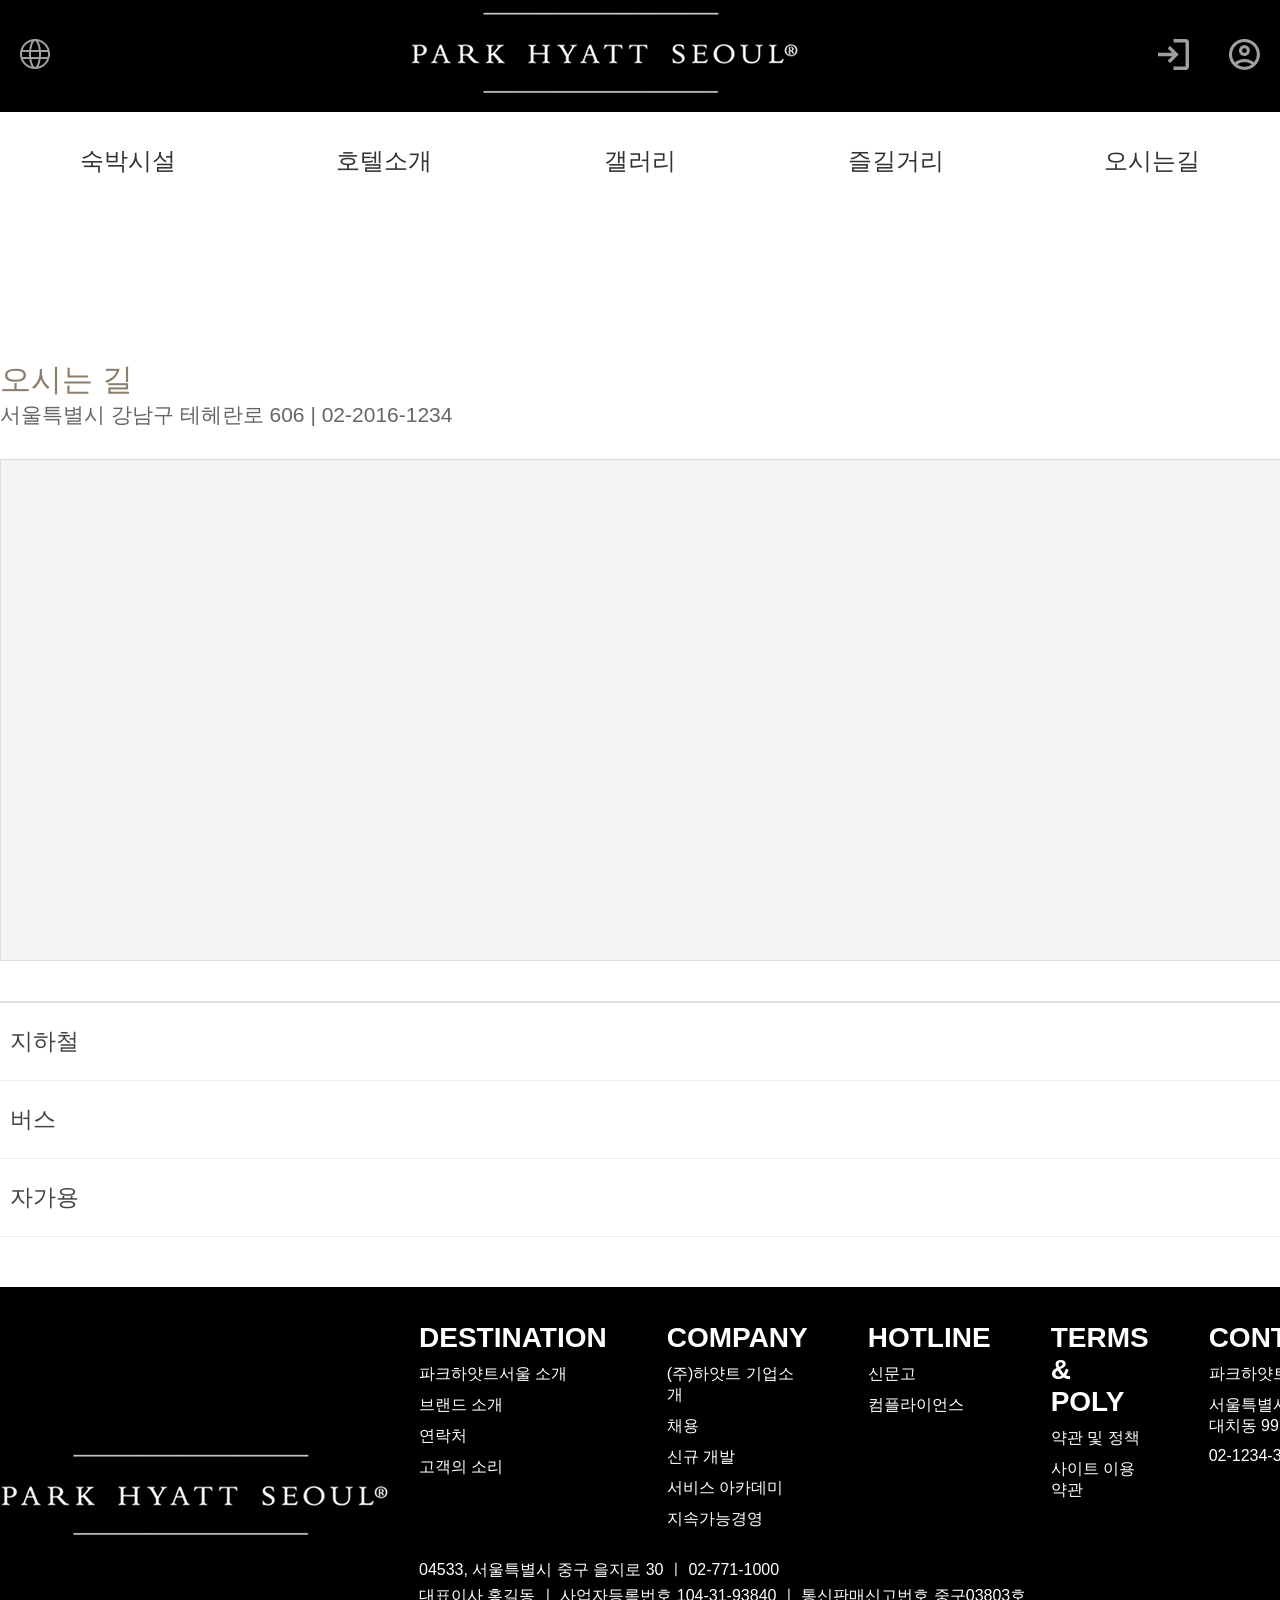
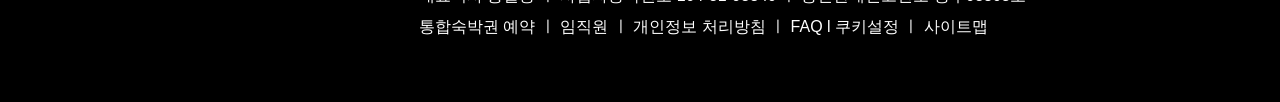
<file: map.html>
<!DOCTYPE html>
<html lang="en">
<head>
    <meta charset="UTF-8">
    <meta name="viewport" content="width=device-width, initial-scale=1.0">
    <title>오시는길</title>
    <link rel="stylesheet" href="css/style.css">
</head>
<body>
    <header>
           
                <div class="header">
                    <div class="icon"><a href="#"><img src="images/icon1.png" alt=""></a></div>
                    <h1 class="logo"><a href="index.html"><img src="images/logow.png" alt=""></a></h1>
                    <div class="m_menu_btn">
                        <span></span>
                        <span></span>
                        <span></span>
                    </div>
                    <ul class="login">
                        <li><a href="login.html"><img src="images/icon2.png" alt=""></a></li>
                        <li><a href="login.html"><img src="images/icon3.png" alt=""></a></li>
                    </ul>
                </div>
            
            <nav>
                <div class="close_btn"></div>
                <div class="container">
                    <ul class="menu">
                        <li>
                            <a href="sub.html">숙박시설</a>
                            <ul class="lnb">
                                <li class="photo">
                                    <a href="#"><img src="images/lnblogo.png " alt=""></a>
                                </li>
                                <li>
                                    <ul class="lnbmenu">
                                        <li>
                                            <a href="#">2차메뉴1</a>
                                        </li>
                                        <li>
                                            <a href="#">2차메뉴1</a>
                                        </li>
                                        <li>
                                            <a href="#">2차메뉴1</a>
                                        </li>
                                        <li>
                                            <a href="#">2차메뉴1</a>
                                        </li>
                                        <li>
                                            <a href="#">2차메뉴1</a>
                                        </li>
                                        <li>
                                            <a href="#">2차메뉴1</a>
                                        </li>
                                    </ul>
                                </li>
                            </ul>
                        </li>
                        <li>
                            <a href="introduce.html">호텔소개</a>
                            <ul class="lnb">
                                <li class="photo">
                                    <a href="#"><img src="images/lnblogo.png " alt=""></a>
                                </li>
                                <li>
                                    <ul class="lnbmenu">
                                        <li>
                                            <a href="#">2차메뉴1</a>
                                        </li>
                                        <li>
                                            <a href="#">2차메뉴1</a>
                                        </li>
                                        <li>
                                            <a href="#">2차메뉴1</a>
                                        </li>
                                        <li>
                                            <a href="#">2차메뉴1</a>
                                        </li>
                                        <li>
                                            <a href="#">2차메뉴1</a>
                                        </li>
                                        <li>
                                            <a href="#">2차메뉴1</a>
                                        </li>
                                    </ul>
                                </li>
                            </ul>
                        </li>
                        <li>
                            <a href="#">갤러리</a>
                            <ul class="lnb">
                                <li class="photo">
                                    <a href="#"><img src="images/lnblogo.png " alt=""></a>
                                </li>
                                <li>
                                    <ul class="lnbmenu">
                                        <li>
                                            <a href="#">2차메뉴1</a>
                                        </li>
                                        <li>
                                            <a href="#">2차메뉴1</a>
                                        </li>
                                        <li>
                                            <a href="#">2차메뉴1</a>
                                        </li>
                                        <li>
                                            <a href="#">2차메뉴1</a>
                                        </li>
                                        <li>
                                            <a href="#">2차메뉴1</a>
                                        </li>
                                        <li>
                                            <a href="#">2차메뉴1</a>
                                        </li>
                                    </ul>
                                </li>
                            </ul>
                        </li>
                        <li>
                            <a href="#">즐길거리</a>
                            <ul class="lnb">
                                <li class="photo">
                                    <a href="#"><img src="images/lnblogo.png " alt=""></a>
                                </li>
                                <li>
                                    <ul class="lnbmenu">
                                        <li>
                                            <a href="#">2차메뉴1</a>
                                        </li>
                                        <li>
                                            <a href="#">2차메뉴1</a>
                                        </li>
                                        <li>
                                            <a href="#">2차메뉴1</a>
                                        </li>
                                        <li>
                                            <a href="#">2차메뉴1</a>
                                        </li>
                                        <li>
                                            <a href="#">2차메뉴1</a>
                                        </li>
                                        <li>
                                            <a href="#">2차메뉴1</a>
                                        </li>
                                    </ul>
                                </li>
                            </ul>
                        </li>
                        <li>
                            <a href="#">오시는길</a>
                            <ul class="lnb">
                                <li class="photo">
                                    <a href="#"><img src="images/lnblogo.png " alt=""></a>
                                </li>
                                <li>
                                    <ul class="lnbmenu">
                                        <li>
                                            <a href="#">2차메뉴1</a>
                                        </li>
                                        <li>
                                            <a href="#">2차메뉴1</a>
                                        </li>
                                        <li>
                                            <a href="#">2차메뉴1</a>
                                        </li>
                                        <li>
                                            <a href="#">2차메뉴1</a>
                                        </li>
                                        <li>
                                            <a href="#">2차메뉴1</a>
                                        </li>
                                        <li>
                                            <a href="#">2차메뉴1</a>
                                        </li>
                                    </ul>
                                </li>
                            </ul>
                        </li>
                    </ul>
                </div>
                <div class="m_login_area">
                     <a href="login.html" class="m_login_btn">로그인</a>
                </div>
            </nav>
    </header>
    <div class="mapcontainer">
        <div class="maptitle">
            <h1>오시는 길</h1>
            <p class="address">서울특별시 강남구 테헤란로 606 | 02-2016-1234</p>
    
        </div>
        <div id="google-map">
            <iframe 
                src="https://www.google.com/maps/embed?pb=!1m18!1m12!1m3!1d3165.1234!2d127.0606!3d37.5065!2m3!1f0!2f0!3f0!3m2!1i1024!2i768!4f13.1!3m3!1m2!1s0x357ca440801826d3%3A0x6b7726d1169666!2z7ISc7Jq47Yq567OE7IucIOqwleuCqOq1rCD some_key!5e0!3m2!1sko!2skr!4v123456789" 
                width="100%" height="450" style="border:0;" allowfullscreen="" loading="lazy">
            </iframe>
        </div>

        <ul class="transport-list">
            <li onclick="toggleContent('subway')">
                <div class="list-title">지하철</div>
                <div id="subway" class="list-content">
                    <strong>1호선(시청역)</strong>
                    <p>1호선 시청역 6번 출구 → 더 플라자 호텔에서 오른쪽 방면 → 소공지하쇼핑센터 2번출구 → 도보 5분</p>
                    <p>1호선 시청역 6번 출구 → 루디 방면 횡단보도 → 서울광장 화장실 왼쪽 방면 → 도보 5분</p>
                </div>
            </li>
            <li onclick="toggleContent('bus')">
                <div class="list-title">버스</div>
                <div id="bus" class="list-content">
                    <p>간선버스: 101, 150, 402, 501, 506</p>
                    <p>지선버스: 1711, 7016, 7022</p>
                </div>
            </li>
            <li onclick="toggleContent('car')">
                <div class="list-title">자가용</div>
                <div id="car" class="list-content">
                    <p>내비게이션에 '서울특별시 강남구 테헤란로 606' 입력</p>
                    <p>건물 내 지하 주차장 이용 가능 (무료 주차 2시간 제공)</p>
                </div>
            </li>
        </ul>
    </div>

    <footer>
        <div class="container">
            <h1><img src="images/logow.png" alt=""></h1>
            <div class="footertext">
                <ul class="top">
                    <li>
                        <strong>DESTINATION</strong>
                        <p>파크하얏트서울 소개 </p>
                        <p>브랜드 소개 </p>
                        <p>연락처</p>
                        <p>고객의 소리</p>
                    </li>
                      <li>
                        <strong>COMPANY</strong>
                        <p>(주)하얏트 기업소개 </p>
                        <p>채용</p>
                        <p>신규 개발</p>
                        <p>서비스 아카데미</p>
                        <p>지속가능경영</p>
                    </li>
                      <li>
                        <strong>HOTLINE</strong>
                        <p>신문고</p>
                        <p>컴플라이언스</p>
                    </li>
                      <li>
                        <strong>TERMS & POLY</strong>
                        <p>약관 및 정책</p>
                        <p>사이트 이용약관</p>
                    </li>
                      <li>
                        <strong>CONTACT</strong>
                        <p>파크하얏트 서울</p>
                        <p>서울특별시 강남구 대치동 995-14</p>
                        <p>02-1234-3214</p>
                    </li>
                </ul>
                <div class="bottom">
                    <p>04533, 서울특별시 중구 을지로 30 ㅣ 02-771-1000 </p>
                    <p>대표이사 홍길동 ㅣ 사업자등록번호 104-31-93840 ㅣ 통신판매신고번호 중구03803호 <p>
                    <p>통합숙박권 예약 ㅣ 임직원 ㅣ 개인정보 처리방침 ㅣ FAQ l  쿠키설정 ㅣ 사이트맵 </p>
                </div>
            </div>
        </div>
    </footer>
    <div class="m_dim"></div>
</body>

   
  <script src="script/action.js"></script>
  <script>
  document.addEventListener('DOMContentLoaded', function() {
    const menuBtn = document.querySelector('.m_menu_btn'); // 햄버거 버튼
    const closeBtn = document.querySelector('.close_btn'); // X 버튼
    const nav = document.querySelector('nav');

    // 햄버거 버튼 누르면 열기/닫기 (Toggle)
    menuBtn.addEventListener('click', function() {
      nav.classList.add('active');
    });

    // X 버튼 누르면 무조건 닫기
    closeBtn.addEventListener('click', function() {
      nav.classList.remove('active');
    });
  });
</script>
<script>
  document.addEventListener('DOMContentLoaded', function() {
    const menuBtn = document.querySelector('.m_menu_btn');
    const closeBtn = document.querySelector('.close_btn');
    const nav = document.querySelector('nav');
    const dim = document.querySelector('.m_dim'); // 1. 딤 레이어 선택

    // 메뉴 열기
    menuBtn.addEventListener('click', function() {
      nav.classList.add('active');
      dim.classList.add('active'); // 2. 배경 어둡게 켜기
      document.body.style.overflow = 'hidden'; // 3. 뒷배경 스크롤 방지
    });

    // X 버튼으로 닫기
    closeBtn.addEventListener('click', function() {
      nav.classList.remove('active');
      dim.classList.remove('active'); // 4. 배경 어둡게 끄기
      document.body.style.overflow = 'auto'; // 5. 스크롤 복구
    });

    // 추가 팁: 어두운 배경만 눌러도 메뉴가 닫히게 하면 훨씬 편합니다!
    dim.addEventListener('click', function() {
      nav.classList.remove('active');
      dim.classList.remove('active');
      document.body.style.overflow = 'auto';
    });
  });
</script>
</body>

</html>
</file>
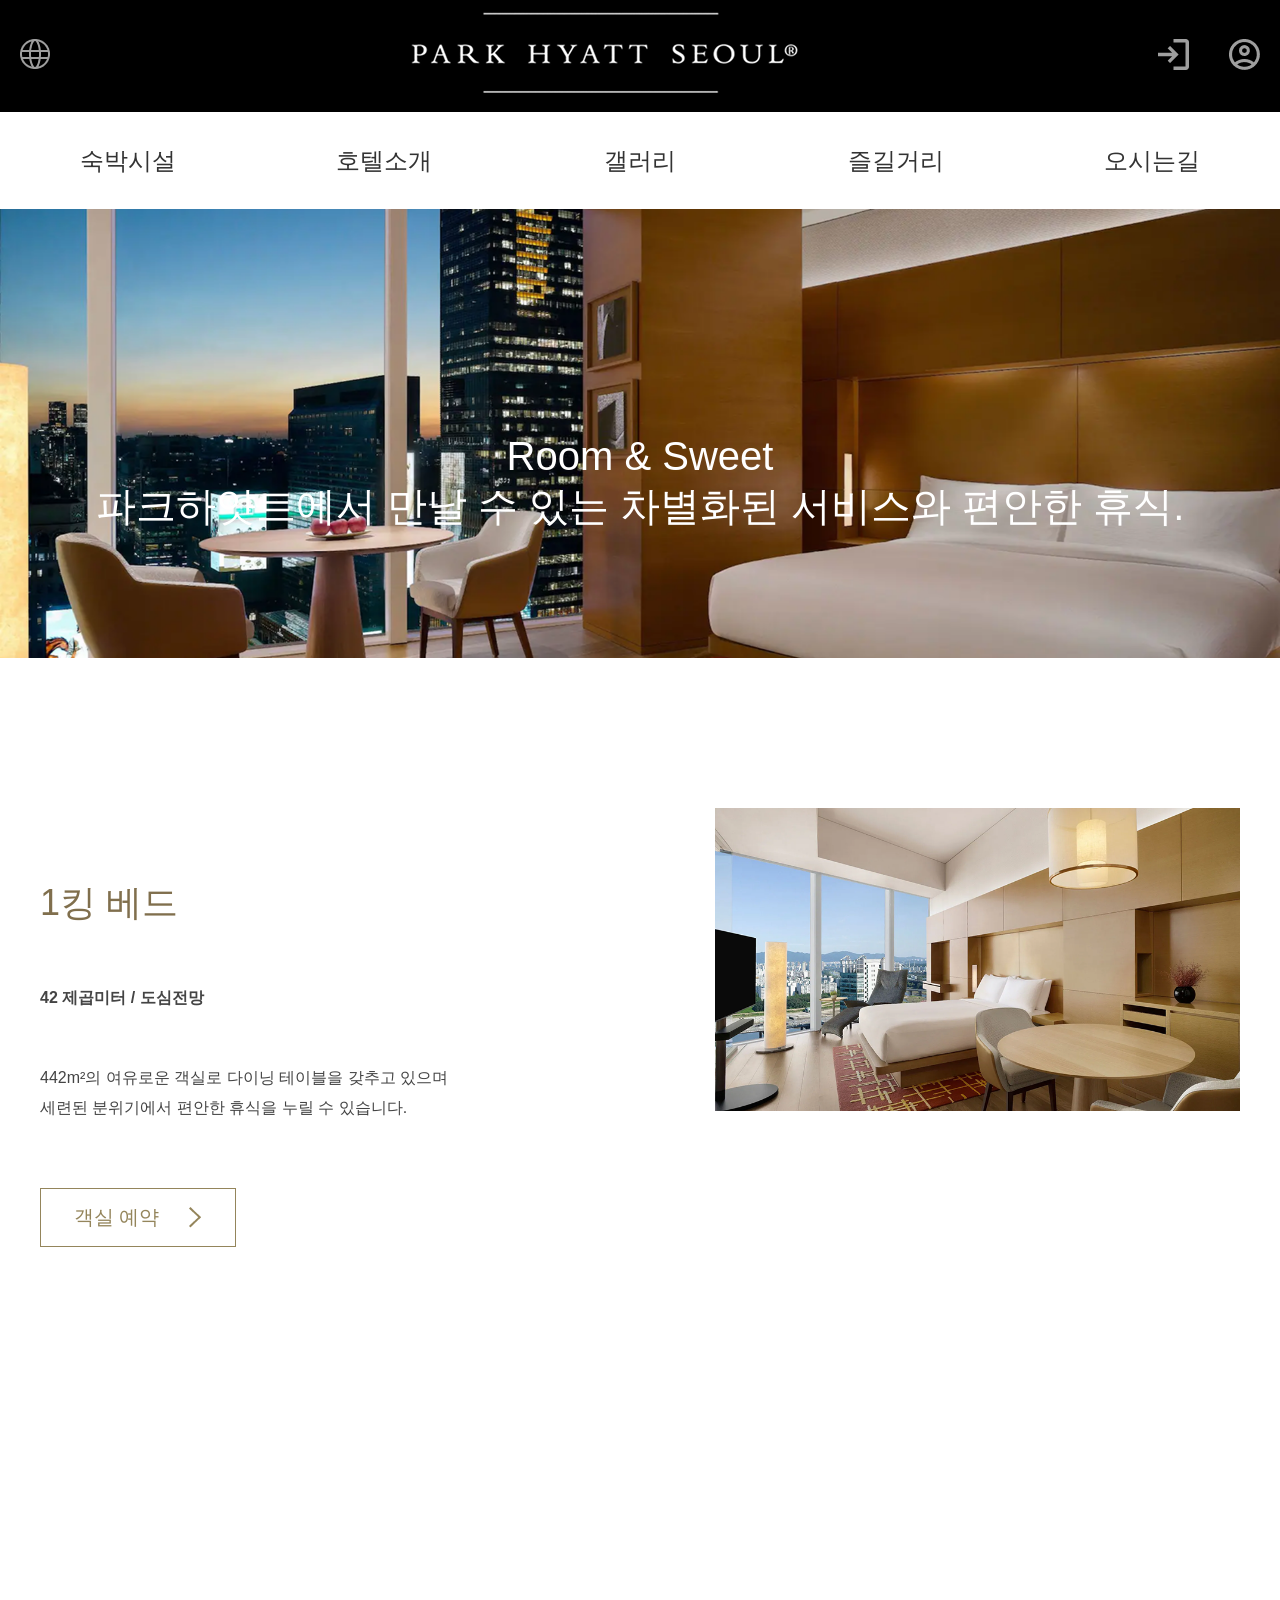
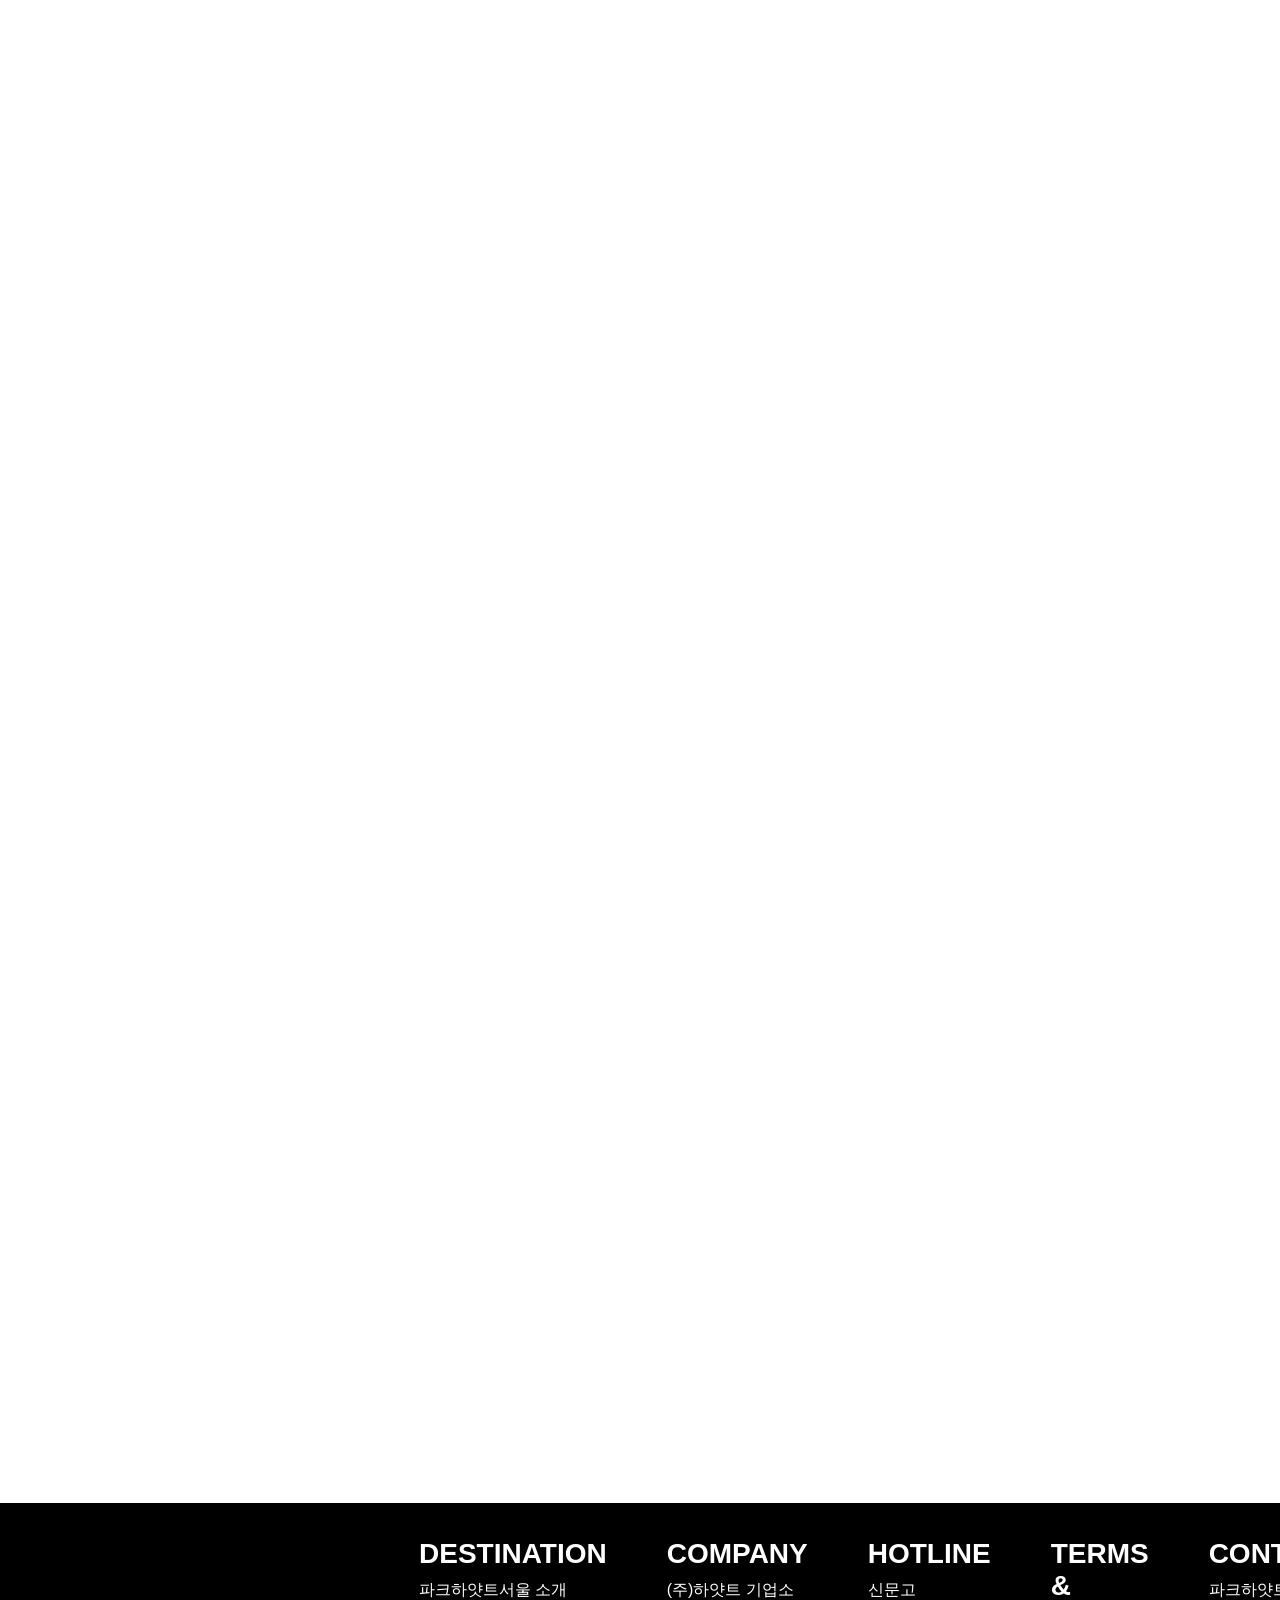
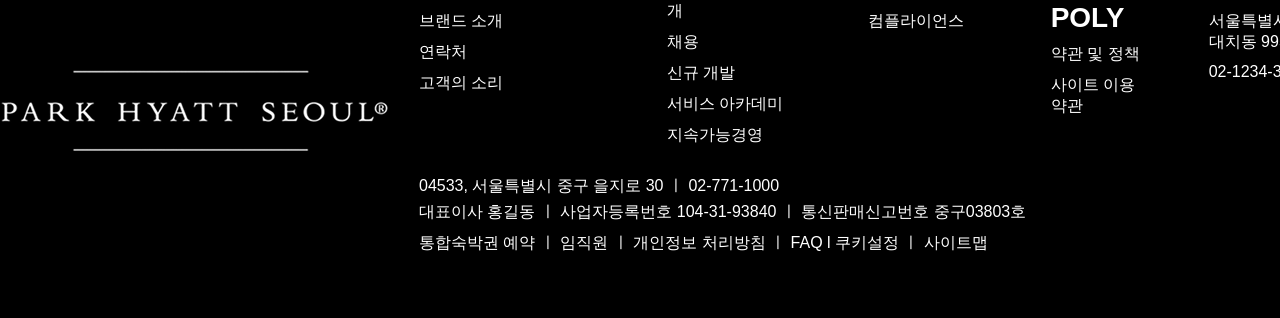
<file: sub.html>
<!DOCTYPE html>
<html lang="en">
<head>
    <meta charset="UTF-8">
    <meta name="viewport" content="width=device-width, initial-scale=1.0">
    <link rel="stylesheet" href="css/style.css">
    <link href="https://unpkg.com/aos@2.3.1/dist/aos.css" rel="stylesheet">
    <title>숙박시설</title>
</head>
<body>

     <header>
           
                <div class="header">
                    <div class="icon"><a href="#"><img src="images/icon1.png" alt=""></a></div>
                    <h1 class="logo"><a href="index.html"><img src="images/logow.png" alt=""></a></h1>
                    <div class="m_menu_btn">
                        <span></span>
                        <span></span>
                        <span></span>
                    </div>
                    <ul class="login">
                        <li><a href="login.html"><img src="images/icon2.png" alt=""></a></li>
                        <li><a href="#"><img src="images/icon3.png" alt=""></a></li>
                    </ul>
                </div>
            
            <nav>
                <div class="close_btn"></div>
                <div class="container">
                    <ul class="menu">
                        <li>
                            <a href="sub.html">숙박시설</a>
                            <ul class="lnb">
                                <li class="photo">
                                    <a href="#"><img src="images/lnblogo.png " alt=""></a>
                                </li>
                                <li>
                                    <ul class="lnbmenu">
                                        <li>
                                            <a href="#">2차메뉴1</a>
                                        </li>
                                        <li>
                                            <a href="#">2차메뉴1</a>
                                        </li>
                                        <li>
                                            <a href="#">2차메뉴1</a>
                                        </li>
                                        <li>
                                            <a href="#">2차메뉴1</a>
                                        </li>
                                        <li>
                                            <a href="#">2차메뉴1</a>
                                        </li>
                                        <li>
                                            <a href="#">2차메뉴1</a>
                                        </li>
                                    </ul>
                                </li>
                            </ul>
                        </li>
                        <li>
                            <a href="introduce.html">호텔소개</a>
                            <ul class="lnb">
                                <li class="photo">
                                    <a href="#"><img src="images/lnblogo.png " alt=""></a>
                                </li>
                                <li>
                                    <ul class="lnbmenu">
                                        <li>
                                            <a href="#">2차메뉴1</a>
                                        </li>
                                        <li>
                                            <a href="#">2차메뉴1</a>
                                        </li>
                                        <li>
                                            <a href="#">2차메뉴1</a>
                                        </li>
                                        <li>
                                            <a href="#">2차메뉴1</a>
                                        </li>
                                        <li>
                                            <a href="#">2차메뉴1</a>
                                        </li>
                                        <li>
                                            <a href="#">2차메뉴1</a>
                                        </li>
                                    </ul>
                                </li>
                            </ul>
                        </li>
                        <li>
                            <a href="#">갤러리</a>
                            <ul class="lnb">
                                <li class="photo">
                                    <a href="#"><img src="images/lnblogo.png " alt=""></a>
                                </li>
                                <li>
                                    <ul class="lnbmenu">
                                        <li>
                                            <a href="#">2차메뉴1</a>
                                        </li>
                                        <li>
                                            <a href="#">2차메뉴1</a>
                                        </li>
                                        <li>
                                            <a href="#">2차메뉴1</a>
                                        </li>
                                        <li>
                                            <a href="#">2차메뉴1</a>
                                        </li>
                                        <li>
                                            <a href="#">2차메뉴1</a>
                                        </li>
                                        <li>
                                            <a href="#">2차메뉴1</a>
                                        </li>
                                    </ul>
                                </li>
                            </ul>
                        </li>
                        <li>
                            <a href="#">즐길거리</a>
                            <ul class="lnb">
                                <li class="photo">
                                    <a href="#"><img src="images/lnblogo.png " alt=""></a>
                                </li>
                                <li>
                                    <ul class="lnbmenu">
                                        <li>
                                            <a href="#">2차메뉴1</a>
                                        </li>
                                        <li>
                                            <a href="#">2차메뉴1</a>
                                        </li>
                                        <li>
                                            <a href="#">2차메뉴1</a>
                                        </li>
                                        <li>
                                            <a href="#">2차메뉴1</a>
                                        </li>
                                        <li>
                                            <a href="#">2차메뉴1</a>
                                        </li>
                                        <li>
                                            <a href="#">2차메뉴1</a>
                                        </li>
                                    </ul>
                                </li>
                            </ul>
                        </li>
                        <li>
                            <a href="map.html">오시는길</a>
                            <ul class="lnb">
                                <li class="photo">
                                    <a href="#"><img src="images/lnblogo.png " alt=""></a>
                                </li>
                                <li>
                                    <ul class="lnbmenu">
                                        <li>
                                            <a href="#">2차메뉴1</a>
                                        </li>
                                        <li>
                                            <a href="#">2차메뉴1</a>
                                        </li>
                                        <li>
                                            <a href="#">2차메뉴1</a>
                                        </li>
                                        <li>
                                            <a href="#">2차메뉴1</a>
                                        </li>
                                        <li>
                                            <a href="#">2차메뉴1</a>
                                        </li>
                                        <li>
                                            <a href="#">2차메뉴1</a>
                                        </li>
                                    </ul>
                                </li>
                            </ul>
                        </li>
                    </ul>
                </div>
                <div class="m_login_area">
                     <a href="login.html" class="m_login_btn">로그인</a>
                </div>
            </nav>
        </header>
    <div class="herowrap">
        <img src="images/subhero.png" alt="" class="hero">
       <div class="container">
            <div class="herotext_sub">
                <p class="big">Room & Sweet </p>
                <p>파크하얏트에서 만날 수 있는 차별화된 서비스와 편안한 휴식.</p>
            </div>
       </div>    
    </div>

    
    <div data-aos="fade-up" data-aos-duration="1000" class="sub container">
        <ul class="content">
            <li class="textbox">
                <strong>1킹 베드</strong>
                <p><b>42 제곱미터 / 도심전망</b></p>
                <p>442m²의 여유로운 객실로 다이닝 테이블을 갖추고 있으며 <br>
                    세련된 분위기에서 편안한 휴식을 누릴 수 있습니다.</p>
                <div class="btnmore">
                <a href="#">객실 예약
                <img src="images/arrow.png" alt="">
                </a> 
            </div>
            </li>
            <figure><img src="images/image 511.png" alt=""></figure>
        </ul>
    </div>

    <div data-aos="fade-up" data-aos-duration="1000" class="sub container">
        <ul class="content">
            <figure><img src="images/image 513.png" alt=""></figure>
            <li class="textbox">
                <strong>1킹 베드 도심 전망 디럭스</strong>
                <p><b>42 제곱미터 / 도심전망</b></p>
                <p>15-22층 사이의 42m²의 고층 객실로, <br>
                   강남 도심뷰를 바라보며 역동적인 에너지를 느끼게 하는 공간입니다.</p>
                 <div class="btnmore">
                <a href="#">객실 예약
                <img src="images/arrow.png" alt="">
                </a> 
            </div>
            </li>
            
        </ul>
    </div>

    <div data-aos="fade-up" data-aos-duration="1000" class="sub container">
        <ul class="content">
            <li class="textbox">
                <strong>디플로매틱 스위트</strong>
                <p><b>112 제곱미터 / 도심전망</b></p>
                <p>112m² 규모의 디플로매틱 스위트는  <br>
                    다이닝 공간, 거실, 대리석 욕조가 있는 욕실까지. <br>
                    전면 통유리창으로 연결되어 강남 도심의 전경을 한눈에<br>
                    감상하실 수 있습니다 <br>
                    탄천을 바라보는 침실에서는 조용하고 여유로운 휴식을 즐겨보세요.
                </p>
                 <div class="btnmore">
                <a href="#">객실 예약
                <img src="images/arrow.png" alt="">
                </a> 
            </div>
            </li>
            <figure><img src="images/image 514.png" alt=""></figure>
        </ul>
    </div>

    <div data-aos="fade-up" data-aos-duration="1000" class="sub container">
        <ul class="content">
            <figure><img src="images/image 515.png" alt=""></figure>
            <li class="textbox">
                <strong>파크 스위트 트윈</strong>
                <p><b>62 제곱미터 / 도심전망</b></p>
                <p>62m² 파크 스위트 트윈은 두 개의 싱글 베드와 분리된 거실 공간을 <br>
                   갖추어 넓은 스파풍 욕실을 포함해 객실 내 모든 공간에서 강남의 <br>
                    활기찬 전경을 감상할 수 있습니다.</p>
                 <div class="btnmore">
                <a href="#">객실 예약
                <img src="images/arrow.png" alt="">
                </a> 
            </div>
            </li>
            
        </ul>
    </div>

    <div data-aos="fade-up" data-aos-duration="1000" class="sub container">
        <ul class="content">
            <li class="textbox">
                <strong>프레지덴셜 스위트</strong>
                <p><b>160 제곱미터 / 도심전망</b></p>
                <p>호텔 최고층에 위치한 160m² 규모의 프레지덴셜 스위트는 <br>
                   서울 도심 전경을 프라이빗하게 조망할 수 있는 공간입니다.  <br>
                 한국의 전통미를 품은 현대적 디자인과 프리미엄 어메니티, <br>
                맞춤형 서비스가 더해져 품격 있는 숙박과 다양한 이벤트를 완성합니다. </p>
               
                <div class="btnmore">
                <a href="#">객실 예약
                <img src="images/arrow.png" alt="">
                </a> 
            </div>
            </li>
            <figure><img src="images/image 518.png" alt=""></figure>
        </ul>
    </div>

     <footer>
        <div class="footer container">
            <h1><img src="images/logow.png" alt=""></h1>
            <div class="footertext">
                <ul class="top">
                    <li>
                        <strong>DESTINATION</strong>
                        <p>파크하얏트서울 소개 </p>
                        <p>브랜드 소개 </p>
                        <p>연락처</p>
                        <p>고객의 소리</p>
                    </li>
                      <li>
                        <strong>COMPANY</strong>
                        <p>(주)하얏트 기업소개 </p>
                        <p>채용</p>
                        <p>신규 개발</p>
                        <p>서비스 아카데미</p>
                        <p>지속가능경영</p>
                    </li>
                      <li>
                        <strong>HOTLINE</strong>
                        <p>신문고</p>
                        <p>컴플라이언스</p>
                    </li>
                      <li>
                        <strong>TERMS & POLY</strong>
                        <p>약관 및 정책</p>
                        <p>사이트 이용약관</p>
                    </li>
                      <li>
                        <strong>CONTACT</strong>
                        <p>파크하얏트 서울</p>
                        <p>서울특별시 강남구 대치동 995-14</p>
                        <p>02-1234-3214</p>
                    </li>
                </ul>
                <div class="bottom">
                    <p>04533, 서울특별시 중구 을지로 30 ㅣ 02-771-1000 </p>
                    <p>대표이사 홍길동 ㅣ 사업자등록번호 104-31-93840 ㅣ 통신판매신고번호 중구03803호 <p>
                    <p>통합숙박권 예약 ㅣ 임직원 ㅣ 개인정보 처리방침 ㅣ FAQ l  쿠키설정 ㅣ 사이트맵 </p>
                </div>
            </div>
        </div>
    </footer>
    <div class="m_dim"></div>
     <script src="https://unpkg.com/aos@2.3.1/dist/aos.js"></script>
    <script>
    AOS.init();
    </script>
</body>

<script>
  document.addEventListener('DOMContentLoaded', function() {
    const menuBtn = document.querySelector('.m_menu_btn'); // 햄버거 버튼
    const closeBtn = document.querySelector('.close_btn'); // X 버튼
    const nav = document.querySelector('nav');

    // 햄버거 버튼 누르면 열기/닫기 (Toggle)
    menuBtn.addEventListener('click', function() {
      nav.classList.add('active');
    });

    // X 버튼 누르면 무조건 닫기
    closeBtn.addEventListener('click', function() {
      nav.classList.remove('active');
    });
  });
</script>
<script>
  document.addEventListener('DOMContentLoaded', function() {
    const menuBtn = document.querySelector('.m_menu_btn');
    const closeBtn = document.querySelector('.close_btn');
    const nav = document.querySelector('nav');
    const dim = document.querySelector('.m_dim'); // 1. 딤 레이어 선택

    // 메뉴 열기
    menuBtn.addEventListener('click', function() {
      nav.classList.add('active');
      dim.classList.add('active'); // 2. 배경 어둡게 켜기
      document.body.style.overflow = 'hidden'; // 3. 뒷배경 스크롤 방지
    });

    // X 버튼으로 닫기
    closeBtn.addEventListener('click', function() {
      nav.classList.remove('active');
      dim.classList.remove('active'); // 4. 배경 어둡게 끄기
      document.body.style.overflow = 'auto'; // 5. 스크롤 복구
    });

    // 추가 팁: 어두운 배경만 눌러도 메뉴가 닫히게 하면 훨씬 편합니다!
    dim.addEventListener('click', function() {
      nav.classList.remove('active');
      dim.classList.remove('active');
      document.body.style.overflow = 'auto';
    });
  });
</script>
</html>
</file>
<file: css/style.css>
@import url(font.css);
@import url(reset.css);


body {font-family: "Noto Sans", sans-serif;}
.container {max-width:1520px; ;margin: 0 auto; }
html, body {
        max-width: 100%;
        overflow-x: hidden;}

/* 뒷배경 어둡게 하는 레이어 */
.m_dim {
    position: fixed;
    top: 0;
    left: 0;
    width: 100%;
    height: 100%;
    background: rgba(0, 0, 0, 0.6); /* 검은색 60% 투명도 */
    z-index: 9998; /* nav(9999)보다 아래 배치 */
    display: none; /* 평소엔 숨김 */
}

/* 메뉴가 열릴 때(active) 화면에 등장 */
.m_dim.active {
    display: block;
}


header { width: 100%; background: #000;}
header .header {height: 112px; display: flex; justify-content: space-between; align-items: center; padding: 0 20px;}
header .header .icon {}
header .header .logo {}
header .header .login {display: flex; gap: 40px;}
header .header .login li {}

/* PC에서는 숨김 */
.m_menu_btn {
    display: none;
    cursor: pointer;
    width: 30px;
    height: 20px;
    position: relative;
    z-index: 9999;
}

.m_menu_btn span {
    display: block;
    width: 100%;
    height: 3px;
    background: #fff; /* 로고 색상에 맞춰 조정 */
    margin-bottom: 5px;
    transition: 0.3s;
}

/* 모바일 반응형 설정 */
@media screen and (max-width: 768px) {
    .header {
        display: flex;
        justify-content: space-between;
        align-items: center;
        padding: 0 20px;
    }

    .m_menu_btn {
        display: block; /* 모바일에서 등장 */
        order: 3; /* 로고 오른쪽 배치를 위해 순서 조정 */
    }

    .logo { order: 2; }
    .icon { order: 1; }
    .login { display: none; } /* 모바일에서 로그인 아이콘 숨길 경우 */

 
}

header nav {width: 100%; background: #fff; height: 97px; }
header nav .menu {font-size: 24px; display: flex; justify-content: space-between;}
header nav .menu > li {height: 97px; width: 304px;  display: flex; align-items: center; justify-content: center; position: relative; }
header nav .menu > li:hover {background: #94845B; } 
header nav .menu > li > a { display: block; padding: 20px 30px;}
header nav .menu li:hover > a {color: #fff;}

header nav .menu li .lnb {width: 455px; height: 203px; background:rgba(255,255,255,0.8); position: absolute; top: 100%; visibility: hidden; opacity: 0; transition: 0.5s; left: 0; backdrop-filter: blur(3px); z-index: 3;}
header nav .menu li:hover .lnb {visibility: visible; opacity: 1; left: 50px;}
header nav .menu li .lnb {display: flex; align-items: center; }
header nav .menu li .lnb li.photo {height: 100%; display: flex; align-items: center; margin-left: 40px;}
header nav .menu li .lnb li.photo a {width: 180px;}
header nav .menu li .lnb .lnbmenu {height: 100%;  display: flex; flex-wrap: wrap; align-items: center; justify-content: center;}
header nav .menu li .lnb .lnbmenu li {width: 40%; padding: 10px 0; font-size: 16px; text-align: center; }
header nav .menu li .lnb .lnbmenu li a { padding: 13px;}
header nav .menu li .lnb .lnbmenu li:hover > a {background: #806F4D; border-radius: 5px;}


@media (max-width:768px) {
    header nav {}
    .herowrap {
        height: 500px; /* 모바일에서 적절한 높이로 고정 */
        overflow: hidden;
        position: relative;
    }
    /* 모바일 메뉴가 열렸을 때 (nav.active) 스타일 */
nav.active {
    display: block; /* 메뉴 보이기 */
    position: fixed;
    top: 0;
    left: 0;
    width: 100%;
    height: 100%;
    background-color: #fff; /* 메뉴 배경색 (흰색) */
    z-index: 9999; /* 최상단 배치 */
}

/* 닫기 버튼의 위치와 크기 */
.close_btn {
    position: absolute;
    top: 30px;
    right: 20px;
    width: 30px;
    height: 30px;
    cursor: pointer;
    z-index: 10000;
}

/* X 모양 만들기 (막대기 2개) */
.close_btn::before, .close_btn::after {
    content: '';
    position: absolute;
    top: 50%;
    left: 50%;
    width: 2px;
    height: 25px;
    background-color: #333; /* X 버튼 색상 (검정) */
}

.close_btn::before {
    transform: translate(-50%, -50%) rotate(45deg);
}

.close_btn::after {
    transform: translate(-50%, -50%) rotate(-45deg);
}
   
    .herowrap img.hero {width: 100%; height: 100%;object-fit: cover;
    object-position: left;
    animation: heroImgMobile 6s forwards;}
    header .header .login {display: none;}
    header .header .logo {margin: 0 auto;}/* 좌우 여백을 자동으로 계산해 중앙 정렬 */
    header .logo img {width: auto;      /* 가로 비율 유지 */
        height: 35px;     /* 👈 40vh 대신 고정 높이(px)를 주면 훨씬 안정적입니다 */
        max-width: 150px; /* 너무 커지지 않게 제한 */
        display: block;
        margin: 0 auto;} 
    .herowrap .herotext {
        width: 100%;
        left: 0 !important; /* PC의 left: 200px 무시 */
           /* 좌우 여백 */
        text-align: left;   /* 왼쪽 정렬 유지 혹은 center 선택 */
        top: 50%;
        transform: translateY(-50%);
        margin-left: 20px;
    }

    .herowrap .herotext .big {
        font-size: 32px !important; /* 64px에서 축소 */
        line-height: 1.3;
        word-break: keep-all;
        margin-bottom: 10px;
    }

    .herowrap .herotext p {
        font-size: 16px !important; /* 30px에서 축소 */
        line-height: 1.5;
        word-break: keep-all;
    }

   nav {
        position: fixed;
        top: 0;
        right: -100%; /* 처음에 왼쪽이 아니라 오른쪽 밖에 숨어있음 */
        left: auto !important; /* 혹시 모를 왼쪽 고정 해제 */
        
        width: 50% !important; /* 화면의 절반만 차지 */
        height: 100vh;
        background-color: rgba(255,255,255,0.2);
        z-index: 9999;
        transition: right 0.3s ease; /* 오른쪽(right) 값이 변할 때 애니메이션 */
        
         
        overflow-x: hidden !important; 
        box-shadow: -5px 0 15px rgba(0,0,0,0.2);
    }

    /* 2. active 클래스가 붙으면 오른쪽 끝에 딱 붙음 */
    nav.active {
        right: 0 !important; /* 오른쪽 0 지점으로 들어옴 */
    }

    /* 3. 닫기 버튼을 메뉴 안의 왼쪽이나 오른쪽에 배치 */
    .close_btn {
        position: absolute;
        top: 20px;
        right: 20px; /* 메뉴 창 안의 오른쪽 상단 */
        width: 25px;
        height: 25px;
        cursor: pointer;
        z-index: 10000;
    }

  
    /* 4. 1차 메뉴 리스트 정렬 */
    nav .menu {
        width: 100% !important;
        display: flex !important;
        flex-direction: column !important; /* 세로 나열 */
        align-items: flex-start !important; /* 왼쪽 정렬 */
        gap: 15px !important;
    }

    nav .menu > li {
        width: 100% !important;
        text-align: left !important;
    }

    /* 5. 2차 메뉴(lnb) 및 불필요한 이미지(photo)는 모바일에서 일단 숨김 처리 */
    nav .lnb, nav .photo {
        display: none !important;
    }
    /* 모바일 gnb 안의 로고 이미지는 너무 크니 숨기거나 조절 */
    nav .lnb .photo { display: none; }
    .section1 .container .textbox .big {font-size: 30px !important;word-break: keep-all; line-height: 1.3;}
    .section1 .container .textbox p {word-break:keep-all }
    .section2 {background: url(../images/mainbg.png);
    width: 100%;
    /* 이미지가 화면을 꽉 채우도록 설정 */
    background-size: cover; 
    background-repeat: no-repeat;
    background-position: center;
    /* 고정 높이 대신 최소 높이를 설정하거나, 높이 설정을 삭제하여 콘텐츠에 맞게 늘어나게 함 */
    height: auto; 
    min-height: 500px; /* 최소한의 높이 확보 */}
    


    /* --- 모바일 반응형 통합 수정 --- */
@media screen and (max-width: 768px) {
    /* [기본 헤더 설정] */
    header nav {
        position: fixed;
        top: 0;
        right: -100%;
        width: 80%; /* 430px 대비 적절한 너비 */
        height: 100vh;
        background: #fff;
        z-index: 10000;
        transition: 0.4s;
        padding-top: 60px; /* ★ X 버튼이 들어갈 여유 공간 확보 */
    }
    nav .lnb {
        display: none !important;
    }

    .m_login_area {
        
        text-align: center;
        padding: 30px;
    }

    .m_login_btn {
        display: block;
        
        padding: 15px 0;
        background: #806F4D; /* 브랜드 포인트 색상 */
        color: #fff !important;
        text-decoration: none;
        font-size: 18px;
        font-weight: 300;
        border-radius: 5px;
        transition: 0.3s;;
        
    }

    .m_login_btn:hover {
        background: #6b5d40;
    }
    .close_btn {
        display: block !important;
        position: absolute;
        top: 10px;    /* 스크린샷 상단 바를 고려해 약간 내림 */
        right: 20px;
        font-size: 50px; /* 눈에 잘 띄게 크게 */
        color: #806F4D;  /* 브랜드 포인트 컬러 사용 */
        z-index: 10001; /* 메뉴 내용보다 무조건 위 */
        cursor: pointer;
        font-family: sans-serif; /* 기호가 깨지지 않게 기본 폰트 */
    }
    header .header .login { display: none; }
    header .header .logo { margin: 0 auto; }
    header .logo img { width: 40vh; margin: 10px auto; display: block; }

    /* [문제의 Section2 배경 해결] */
    .section2 {
        background-image: url(../images/mainbg.png) !important; /* 이미지 강제 지정 */
        background-size: cover !important;     /* 👈 핵심: 배경이 꽉 차게 */
        background-position: center !important;
        background-repeat: no-repeat !important;
        height: auto !important;               /* 👈 높이를 내용에 맞게 자동 조절 */
        min-height: 600px;                     /* 최소 높이 확보 */
        padding: 100px 0;                      /* 위아래 여백을 줘서 배경이 보이게 함 */
    }

    .section2 .container {
        height: auto;                          /* 컨테이너도 내용만큼 늘어나게 */
        display: block;                        /* flex 대신 차곡차곡 쌓이게 */
    }

    .section2 .container .content {
        display: flex;
        flex-direction: column;                /* 가로가 아닌 세로로 배치 */
        align-items: center;
        gap: 30px;
    }

    /* [기타 섹션 조절] */
    .section1 .container .textbox .big { font-size: 30px !important; word-break: keep-all; line-height: 1.3; }
    .herowrap { height: 574px; }
}
    .section2 .container {}
    .section2 .container .content {display: flex; flex-direction: column; align-items: center; gap: 30px; align-items: center; }
    .section2 .container .content img {}
    .section2 .content p { } 
    .banner {}
    
    .section3 .container {}
    .section3 .container .content1 { position: relative; display: flex; flex-direction: column; text-align: center;
    word-break: keep-all; justify-content: center;}
    .section3 .container strong {position: static;       /* 공중에 뜬 걸 바닥으로 내림 */
        margin-bottom: 20px;    /* 아래 이미지와의 간격만 설정 */
        font-size: 24px;
        text-align: center;
        width: 100%;}
    .section3 .container .content1 .photo img {
        width: 100%;       /* 화면 너비에 맞게 꽉 채움 */
          /* 원본보다 커지지 않게 함 */
        height: auto;      /* 비율 유지하며 축소 */
        object-fit: cover; /* 영역에 맞게 이미지 채우기 */
    }

    @media screen and (min-width: 769px) {
    .close_btn { display: none; }
}
    .section3 .container .content2 {display: flex; flex-direction: column ; align-items: center;}
    .section3 .container .content2 li {}
    .section3 .container .content1 .textbox ul {}
    }


.herowrap {overflow: hidden ; position:relative; }
.herowrap img.hero {width: 100%; display: block; animation: heroImg 6s forwards; transform-origin: center;}
@keyframes heroImg {
    0% {transform: scale(1.2);}
    100% {transform: scale(1);}
}
.herowrap .herotext {position: absolute; z-index: 15; color: #fff; top: 50%; transform: translateY(-50%);}
.herowrap .herotext .big {font-size: 64px; font-weight: 300; animation: heroText 3s forwards; position: relative;}
.herowrap .herotext p {font-size: 30px; font-weight: 100; animation: heroText 3.5s forwards; position: relative;}

@keyframes heroText {
    0% {left: 200px; opacity: 0;}
    100% {left: 0; opacity: 1;}
}

.section1 .container {}
.section1 .container .textbox {text-align: center; margin-top: 180px;}
.section1 .container .textbox .big {font-size: 36px; color: #806F4D;}
.section1 .container .textbox .small {line-height: 50px; margin-top: 30px; font-size: 2;}
.section1 .container .btnmore { display: flex; align-items: center; justify-content: center;}
.section1 .container .btnmore a { width: 194px; height: 60px;font-size: 22px; color: #94855B; display: block;  display: flex; align-items: center; gap: 20px; border: 1px solid #94855B; justify-content: center; margin: 100px 0 170px;}
.section1 .container .btnmore img {}

.section2 {background: url(../images/mainbg.png);  width: 100%;  background-repeat: no-repeat; background-position: center;
padding: 30px 0 30px;}
.section2 .container {display: flex; align-items: center; height: 100%} 
.section2 .container .content {display: flex; gap: 44px; justify-content: center;}
.section2 .container .content li {max-width: 477px; }
.section2 .container .content img {transition: 0.4s; width: 100%;}
.section2 .container .content img:hover {scale: 1.1;}
.section2 .container .content p {color: #fff; text-align: center; margin-top: 30px;}

.banner {background: url(../images/banner.png); height: 176px; margin-top: 230px; background-repeat: no-repeat; background-position: center;}
.banner .container { height: 100%; position: relative;}
.banner .container .btnmore {color: #fff; position: absolute; bottom: 0; padding: 5px 0; border-bottom: 1px solid #fff; margin-bottom: 10px; margin-left: 5px;} 

.btnmore a {
    display: inline-block;
    padding: 12px 30px;
    font-size: 20px;
    color: #94855B;
    border: 1px solid #94855B;
    transition: transform 0.3s ease, box-shadow 0.3s ease;
}

.btnmore a:hover {
    transform: scale(1.03);
    box-shadow: 0 8px 10px rgba(194, 177, 177, 0.4);}

.container .textbox2 {padding: 200px 0;}
.container .textbox2 strong {text-align: center; display: block; font-size: 40px; }
.container .textbox2 p {text-align: center;}

.section3 {}
.section3 .container {}
.section3 .container .content1 {display: flex; }
.section3 .container .content1 .photo 
    {width: 100%;       /* 고정 767px를 지우고 100%로 변경 */
    max-width: 767px;  /* 최대 크기만 제한 */
    height: auto;      /* 고정 높이 482px를 해제하여 비율 유지 */}

.section3 .container .content1 .photo img {
    width: 100%;
    height: auto;
    display: block;
    object-fit: cover;
}
.section3 .container .content1 .textbox1 {}
.section3 .container .content1 .textbox1 ul { display: flex; flex-direction: column; gap: 50px; padding-left: 30px;}
.section3 .container .content1 .textbox1 ul strong {font-size: 32px; color: #806F4D;}
.section3 .container .content2 {display: flex; gap: 28px; margin-top: 28px;}
.section3 .container .content2 li span {color: #9E8A62; padding: 10px 0; display: block; font-size: 20px;}
.btnmore.section3 { display: flex; align-items: center; justify-content: center;}
.btnmore.section3 a { width: 194px; height: 60px;font-size: 22px; color: #94855B; display: block;  display: flex; align-items: center; gap: 20px; border: 1px solid #94855B; justify-content: center; margin: 100px 0 170px;}


@media screen and (max-width: 768px) {
    /* 1. 컨테이너 밖으로 나가는 현상 방지 */
    .section3 .container {
        width: 100%;
        overflow: hidden; /* 밖으로 튀어나오는 요소 차단 */
        
    }

    .section3 .container .content1 .photo,
    .section3 .container .content2 li {
        width: 100% !important;
        padding: 0 20px !important; /* 여백은 여기서 줍니다 */
        box-sizing: border-box !important; /* 패딩을 안쪽으로 포함시킴 */
    }

    /* 2. 이미지 태그 설정 (패딩 제거) */
    .section3 .container .content1 .photo img,
    .section3 .container .content2 li img {
        width: 100% !important; /* 부모인 .photo의 너비에 딱 맞춤 */
        height: auto !important;
        display: block;
        padding: 0 !important; /* ★ 이미지 자체에 있던 패딩은 0으로 제거 */
        object-fit: cover;
    }

    /* 2. 세로 배치 및 정렬 */
    .section3 .container .content1,
    .section3 .container .content2 {
        display: flex;
        flex-direction: column;
        align-items: center;
        gap: 20px;
        margin-top: 50px;
    }

    /* 3. 이미지 크기 강제 조정 (가로 스크롤의 원인) */
    .section3 .container .content1 .photo,
    .section3 .container .content2 li {
        width: 100% !important; /* 고정 px가 있다면 무시하고 100%로 */
        max-width: 100%;
        height: auto;
    }

    .section3 .container .content1 .photo img,
    .section3 .container .content2 li img {
        width: 100%;
        height: auto;
        display: block;
        object-fit: cover;
        padding: 0 20px;
    }

    /* 4. 잘리는 텍스트 처리 */
    .section3 .container .content1 .textbox1,
    .section3 .container .content2 li .textbox1 {
        width: 100%;
        text-align: left; /* 혹은 center */
        word-break: keep-all; /* 단어 단위 줄바꿈으로 깔끔하게 */
        padding: 0 
    }

    .section3 .container .content1 .textbox1 ul {
        padding: 0 20px;
        gap: 20px;
        
    }
    
}



footer {height: 415px; width: 100%; background: #000;}
footer .container {display: flex; gap: 30px;}
footer .container h1 {height: 415px; display: flex; align-items: center;}
footer .container h1 img {}
footer .footertext {color: #fff; flex-grow: 1;}
footer .footertext .top {display: flex; gap: 60px;}
footer .footertext .top li {display: flex; flex-direction: column; gap: 10px; margin-top: 35px;}
footer .footertext .top strong {font-size: 28px;}
footer .footertext .top p {}
footer .footertext .bottom {margin-top: 30px; display: flex; flex-direction: column; gap: 5px;}


@media screen and (max-width: 768px) {
    footer {
        height: auto; /* 고정 높이 해제 */
        padding: 40px 0;
    }

    footer .container {
        flex-direction: column; /* 로고와 텍스트를 세로로 */
        align-items: center;
        gap: 20px;
    }

    footer .container h1 {
        height: auto; /* 기존 415px 해제 */
    }

    footer .container h1 img {
        width: 150px; /* 로고 크기 조절 */
    }

    footer .footertext {
        width: 100%;
        text-align: center;
    }

    /* 상단 메뉴 리스트 조절 */
    footer .footertext .top {
        flex-direction: column; /* 메뉴들을 세로로 나열 */
        gap: 30px;
        align-items: center;
    }

    footer .footertext .top li {
        margin-top: 0;
        width: 100%;
    }

    footer .footertext .top strong {
        font-size: 20px;
        display: block;
        margin-bottom: 10px;
    }

    footer .footertext .top p {
        font-size: 14px;
        line-height: 1.8;
    }

    /* 하단 정보 조절 */
    footer .footertext .bottom {
        margin-top: 40px;
        padding: 0 20px;
        word-break: keep-all; /* 문장이 어색하게 잘리지 않게 함 */
    }

    footer .footertext .bottom p {
        font-size: 13px;
        color: #ccc;
    }
}

/* 숙박 시설 sub */
.section1 {}
.container {}
.herowrap {position: relative; }
.sub { padding: 150px 0;}
.herotext_sub {position: absolute; z-index: 15; color: #fff; top: 50%;  font-size: 40px;
width: 100%; text-align: center;  left: 0;}

@media screen and (max-width: 768px) {
    /* 1. 배경 이미지와 텍스트의 부모 컨테이너 높이 조정 (필요시) */
    .herowrap {
        height: 300px; /* 모바일에서 너무 길지 않게 높이 고정 (선택사항) */
        overflow: hidden;
    }

    .herowrap .hero {
        height: 100%;
        object-fit: cover; /* 이미지가 찌그러지지 않게 채움 */
    }

    /* 2. 히어로 텍스트 스타일 수정 */
    .herotext_sub {
        top: 50%;
        left: 50%;
        transform: translate(-50%, -50%); /* 정확한 중앙 정렬 */
        width: 100%;
        padding: 0 20px; /* 양옆 여백 */
        box-sizing: border-box;
    }

    .herotext_sub .big {
        font-size: 32px;
        font-weight: 500;
        margin-bottom: 10px;
        letter-spacing: -1px;
    }

    .herotext_sub p:not(.big) {
        font-size: 14px !important; /* 설명글은 작고 깔끔하게 */
        line-height: 1.4;
        word-break: keep-all; /* 한글 단어 끊김 방지 */
        opacity: 0.9;
    }
}

.container .content {justify-content: center; gap: 150px;}
.container .textbox {display: flex; flex-direction: column; justify-content: center; gap: 40px;}
.container .textbox p {line-height: 30px;}
.container .textbox strong {color: #806F4D; font-size: 36px; font-weight: 400;}
.container figure {width: 881px; height: 509px;  }
.container .content .btnmore a {display: flex;  width: 194px; display: flex; justify-content: center; gap: 30px; 
padding: 15px 0; }






/* 호텔 소개 sub */
.introduce {margin: 190px 0 250px; }
.introduce .container {display: flex; flex-wrap: wrap; gap: 50px 20px; }
.introduce li {}
.introduce li img {height: 270px; width: 100%; transition: 0.3s;height: auto;}
.introduce li img:hover {scale: 1.04;}
.introduce li .big {font-size: 25px; color: #806F4D;}
.introduce li .small {font-size: 20px;}

@media screen and (max-width: 768px) {
    /* 1. 컨테이너에 양옆 여백 20px 추가 */
    .introduce .container {
        padding: 0 20px !important;
        box-sizing: border-box; /* 패딩이 너비에 포함되도록 설정 */
        justify-content: center; /* 아이템 중앙 정렬 */
    }

    /* 2. 리스트 아이템과 이미지의 고정 너비 해제 */
    .introduce li {
        width: 100% !important; /* 한 줄에 하나씩 꽉 차게 */
        max-width: 100%;
    }

    .introduce li img {
        width: 100% !important; /* 고정 477px 해제 */
        height: auto !important; /* 비율에 맞춰 높이 자동 조절 */
    }

    /* 3. 모바일에서 너무 과한 상하 마진 조절 */
    .introduce {
        margin: 80px 0 100px; 
    }
}






/* PC 및 공통 스타일 */
.sub.container {
    width: 100%;
    max-width: 1200px;
    margin: 0 auto;
    
}

.content {
    display: flex;
    align-items: center;
    justify-content: space-between;
    gap: 50px;
    list-style: none;
    padding: 0;
    margin: 0;
}

.content figure, 
.content li.textbox {
    flex: 1;
    margin: 0;
}

.content figure img {
    width: 100%; /* 부모 너비에 맞춰 꽉 차게 */
    height: auto; /* 비율 유지하며 줄어듬 */
    display: block;
    object-fit: cover;
}

.textbox strong {
    font-size: 28px;
    display: block;
    margin-bottom: 15px;
    word-break: keep-all;
}

.textbox p {
    line-height: 1.6;
    color: #444;
    margin-bottom: 10px;
}

.btnmore a {
    display: inline-flex;
    align-items: center;
    text-decoration: none;
    margin-top: 15px;
    
    
}

/* --- 모바일 반응형 구간 (768px 이하) --- */
@media screen and (max-width: 768px) {
    .sub.container {
        padding: 0 20px; /* 양옆 20px 패딩으로 여백 확보 */
        max-width: 100vw; 
        overflow: hidden;
        box-sizing: border-box;
    }

    .content {
        flex-direction: column; /* 세로 정렬 */
        gap: 20x; /* 이미지와 텍스트 사이 간격 */
        width: 100%;
        margin-top: 100px;
    }

    .container .content {gap: 20px}
    .content figure {
        order: 1; /* 이미지를 무조건 위로 */
        width: 100%; /* 모바일 화면 너비에 맞춤 */
    }

    .content figure img {
        width: 100%; /* 이미지가 화면 크기에 따라 유연하게 줄어듦 */
        border-radius: 4px;
    }

    .content li.textbox {
        order: 2; /* 텍스트를 무조건 아래로 */
        width: 100%;
        text-align: left; /* 왼쪽 정렬 명시 */
        padding: 0; /* 불필요한 패딩 제거 */
    }

    .textbox strong {
        font-size: 22px; /* 모바일 맞춤 폰트 크기 */
    }

    .textbox p {
        font-size: 15px;
        word-break: keep-all; /* 단어 단위 줄바꿈으로 가독성 향상 */
    }

    .btnmore {
        text-align: left; /* 버튼 영역 왼쪽 정렬 */
    }
    
    .btnmore a {
        margin-top: 10px;
    }
}

@media (max-width: 430px) {
  .container .content {
    gap: 80px; /* 혹은 원하는 작은 값으로 변경 */
  }
  .content {margin: 100px 0;}
  
}






/* login sub */

.logintext {font-size: 35px; color: #806F4D; text-align: center; padding: 150px 0;}

.login-container {
    width: 350px;
    padding: 20px;
    text-align: center;
    margin: 0 auto;
   
}

/* 입력창 스타일: 하단 테두리만 있는 형태 */
.input-group input {
    width: 100%;
    padding: 15px 5px;
    border: none;
    border-bottom: 1px solid #ddd;
    margin-bottom: 10px;
    outline: none;
    font-size: 14px;
}

/* ID 저장 섹션 */
.options {
    text-align: left;
    margin: 10px 0 30px;
    font-size: 13px;
    color: #666;
}

/* 버튼 공통 스타일 */
button {
    width: 100%;
    padding: 15px;
    border: none;
    border-radius: 5px;
    font-size: 16px;
    font-weight: bold;
    cursor: pointer;
    margin-bottom: 10px;
}

/* 로그인 버튼 (검정) */
.btn-login {
    background-color: #222;
    color: white;
}

/* 카카오 버튼 (노란색) */
.btn-kakao-login, .btn-kakao-signup {
    background-color: #FEE500;
    color: #3C1E1E;
    display: flex;
    justify-content: center;
    align-items: center;
    gap: 8px;
}

.btn-kakao-login img {}

/* 하단 링크 스타일 */
.footer-links {
    margin: 20px 0 40px;
    font-size: 12px;
    color: #999;
}
.footer-links a {
    color: #999;
    text-decoration: none;
}

/* 가장 하단 카카오 회원가입 버튼 */
.btn-kakao-signup {
    margin-top: 20px;
}

.logbanner {padding: 150px 0 180px; position: relative;}
.logbanner img {width: 100%}
.logbanner .btn {background: #1D110D; color: #fff;padding: 15px 85px; position: absolute; display: block;
right: 0; top: 50%; transform: translate(-50%, -50%);}












/* 오시는길 sub */

/* 전체 컨테이너 */
.mapcontainer {
    width: 1515px;
    margin: 50px auto;
    color: #333;
    font-family: "Noto Sans", sans-serif;
}

.maptitle {padding-top: 100px;}

h1 {
    font-size: 31px; /* 기본 28px + 3px */
    color: #8b7d6b;
   
    font-weight: normal;
    
}

.address {
    font-size: 21px; /* 기본 18px + 3px */
    color: #666;
    margin-bottom: 30px;
}

/* 구글 지도 박스 */
#google-map {
    width: 100%;
    height: 500px;
    background-color: #f4f4f4;
    margin-bottom: 40px;
    border: 1px solid #ddd;
}

/* 리스트 스타일 */
.transport-list {
    list-style: none;
    padding: 0;
    border-top: 2px solid #ddd;
}

.transport-list li {
    border-bottom: 1px solid #eee;
    cursor: pointer;
}

.list-title {
    padding: 23px 10px; /* 기존보다 더 넓게 */
    font-size: 23px; /* 기존 20px + 3px */
    color: #444;
}

.list-title:hover {
    background-color: #f9f9f9;
}

/* 클릭 전에는 숨김 처리 */
.list-content {
    display: none;
    padding: 20px 30px;
    background-color: #fafafa;
    font-size: 18px; /* 기존 15px + 3px */
    line-height: 1.8;
    color: #555;
}

.list-content strong {
    display: block;
    margin-bottom: 10px;
    color: #333;
}

/* 모바일 반응형 (768px 이하) */
@media screen and (max-width: 768px) {
    /* 1. 컨테이너 너비를 화면에 맞게 조절 */
    .mapcontainer {
        width: 100%; /* 고정 1515px 해제 */
        margin: 20px 0;
        padding: 0 20px; /* 양옆 여백 추가 */
        box-sizing: border-box;
    }

    /* 2. 타이틀 영역 여백 줄임 */
    .maptitle {
        padding-top: 40px; /* PC 100px에서 축소 */
        text-align: center; /* 모바일에서는 중앙 정렬이 깔끔합니다 */
    }

    h1 {
        font-size: 24px; /* 글자 크기 축소 */
    }

    .address {
        font-size: 15px; /* 주소 폰트 축소 */
        margin-bottom: 20px;
        word-break: keep-all; /* 주소가 어색하게 잘리지 않게 함 */
    }

    /* 3. 지도 높이 조절 */
    #google-map {
        height: 300px; /* 모바일에서 너무 길지 않게 높이 축소 */
        margin-bottom: 25px;
    }

    #google-map iframe {
        height: 300px !important;
    }

    /* 4. 교통편 리스트 텍스트 조절 */
    .list-title {
        padding: 15px 10px;
        font-size: 18px; /* 가독성 좋은 크기로 조정 */
    }

    .list-content {
        padding: 15px 20px;
        font-size: 14px; /* 내용 텍스트 축소 */
    }

    .list-content strong {
        font-size: 15px;
    }
}

/* CSS 파일 최하단에 복사해서 붙여넣으세요 */

@media screen and (max-width: 768px) {
    /* 1. 기본 배경 및 가시성 강제 확보 */
    html, body {
        background-color: #fff !important;
        height: auto !important;
        min-height: 100% !important;
        display: block !important;
        visibility: visible !important;
        overflow-x: hidden !important;
    }

    /* 2. 범인 검거: nav가 화면을 가리지 못하게 평소엔 아예 제거 */
    header nav {
        position: fixed !important;
        top: 0;
        right: -100% !important; /* 화면 오른쪽 밖으로 완전히 치움 */
        width: 70% !important;
        height: 100vh !important;
        background: #fff !important;
        z-index: 10000 !important;
        visibility: hidden; /* ★ 평소엔 눈에 보이지도 않게 설정 */
        display: block !important;
        transition: right 0.3s ease;
    }

    /* 3. 메뉴가 활성화(active)될 때만 보이게 설정 */
    header nav.active {
        right: 0 !important;
        visibility: visible !important; /* ★ 이때만 나타남 */
        box-shadow: -5px 0 15px rgba(0,0,0,0.2);
    }

    /* 4. 로그인 폼이 nav 뒤에 숨지 않도록 위로 올림 */
    .login-container, .logintext, .logbanner {
        position: relative !important;
        z-index: 5 !important; /* nav(10000)보다 낮지만 배경보다는 높게 */
        display: block !important;
        visibility: visible !important;
    }

    /* 5. PC용 고정 높이(97px)가 모바일 화면을 밀어내는 현상 방지 */
    header {
        height: auto !important;
    }
}

/* [긴급 조치] 769px 이상의 PC 화면에서는 모바일 로그인 영역을 완전히 숨김 */
@media screen and (min-width: 769px) {
    .m_login_area {
        display: none !important; /* PC에서 절대 보이지 않게 강제 숨김 */
    }
}

/* [추가 조치] 모바일에서만 보이도록 설정 재확인 */
@media screen and (max-width: 768px) {
    .m_login_area {
        display: block !important; /* 모바일 메뉴 안에서만 보이게 설정 */
    }
}
</file>
